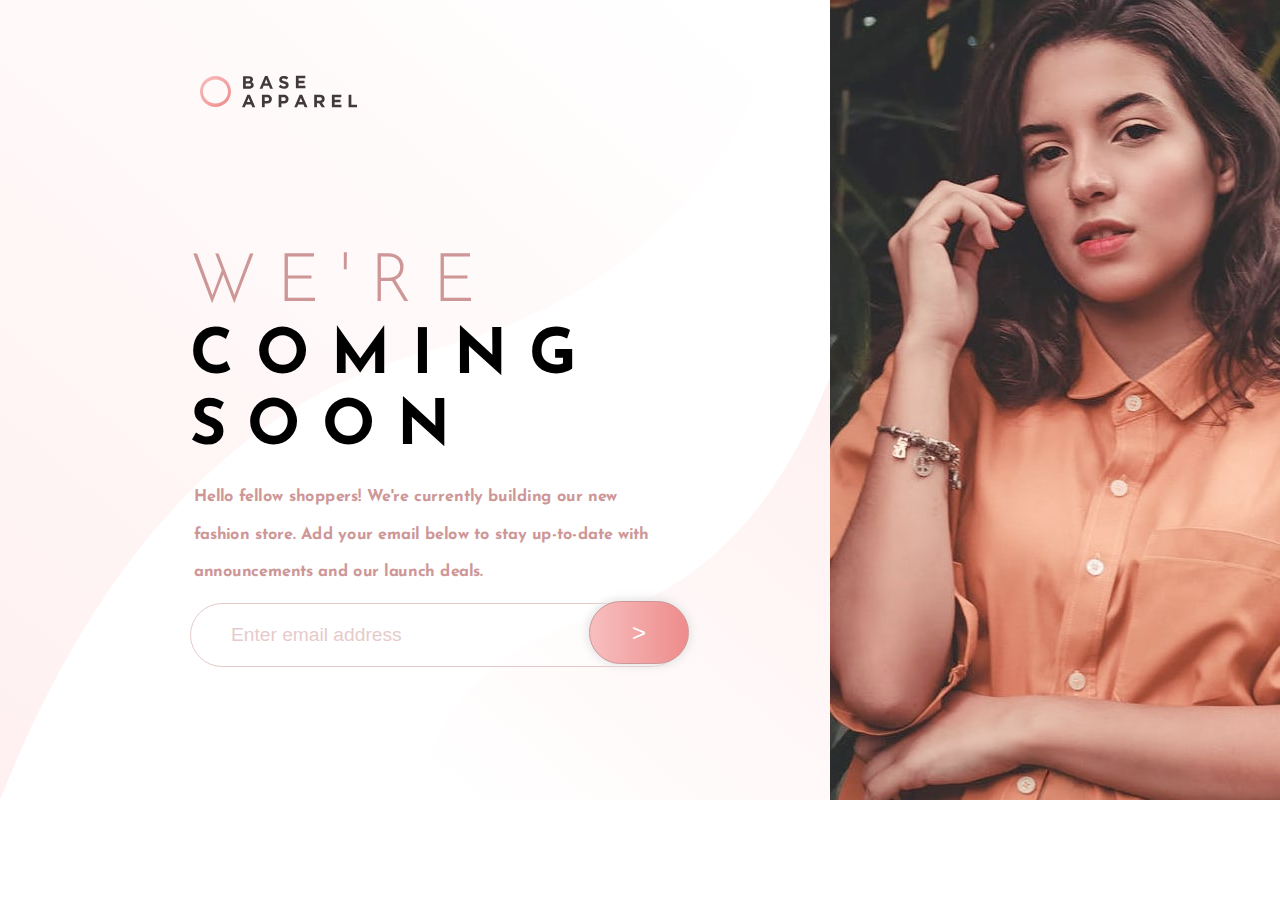
<file: Base apparel coming soon page/index.html>
<!DOCTYPE html>
<html lang="en">
  <head>
    <title>Base Apparel coming soon page</title>
    <link rel="stylesheet" href="./style.css" />
    <link rel="preconnect" href="https://fonts.googleapis.com" />
    <link rel="preconnect" href="https://fonts.gstatic.com" crossorigin />
    <link
      href="https://fonts.googleapis.com/css2?family=Josefin+Sans:wght@100&display=swap"
      rel="stylesheet"
    />
    <link rel="preconnect" href="https://fonts.googleapis.com" />
    <link rel="preconnect" href="https://fonts.gstatic.com" crossorigin />
    <link
      href="https://fonts.googleapis.com/css2?family=Josefin+Sans&display=swap"
      rel="stylesheet"
    />
  </head>
  <body class="main-div">
    <div class="text-div" alt=" ">
      <div class="top-div"></div>
      <div class="hero-content">
        <h1 class="hero-h1 h1">W E ' R E</h1>
        <h1 class="hero-h1 h2">C O M I N G</h1>
        <h1 class="hero-h1 h2">S O O N</h1>
        <h3 class="h3">
          Hello fellow shoppers! We're currently building our new
        </h3>
        <h3 class="h3">
          fashion store. Add your email below to stay up-to-date with
        </h3>
        <h3 class="h3">announcements and our launch deals.</h3>
        <div class="mail">
          <form id="form" action="#">
            <div class="inputBox">
              <input
                type="text"
                name=""
                id="email"
                placeholder="Enter email address"
                class="input-bar"
              ><img src="./base-apparel-coming-soon-master/base-apparel-coming-soon-master/images/icon-error.svg" id="error"/></input>
              <input
                type="submit"
                onclick="validation()"
                class="input-btn"
                id="foo"
                value=">"
              />
              <span id="text" class="span-msg"></span>
            </div>
          </form>
        </div>
      </div>
    </div>
    <div class="right-img">
      <img
        alt=" "
        src="./base-apparel-coming-soon-master/base-apparel-coming-soon-master/images/hero-desktop.jpg"
      />
    </div>
    <script type="text/javascript">
      function validation() {
        var form = document.getElementById('form');
        var email = document.getElementById('email').value;
        var text = document.getElementById('text');
        var submit = document.getElementById('foo');
        var warn = document.getElementById('error');
        var pattern = /^[^ ]+@[^ ]+\.[a-z]{2,3}$/;

        if (email.match(pattern)) {
          form.classList.add('Valid');
          form.classList.remove('Invalid');
          text.innerHTML = '';
          submit.style.cssText =
            'background-image: linear-gradient( hsl(0deg 56% 92%),  hsl(0, 56%, 92%)); border: 0px;   box-shadow:  1px 1px 5px rgba(190, 97, 97, 0.8), -1px -1px 5px rgba(255, 176, 176, 0.8);  ';
            warn.style.display = 'none';
            submit.style.cssText = 'position:relative; left:-100px;'
          } 
        else {
          form.classList.remove('Valid');
          form.classList.add('Invalid');
          text.innerHTML = 'Please provide a valid email';
          text.style.color = '#ff0000';
          submit.style.cssText =
            'background-image: linear-gradient( hsl(0deg 56% 92%),  hsl(0, 56%, 92%)); border: 0px;   box-shadow:  1px 1px 5px rgba(190, 97, 97, 0.8), -1px -1px 5px rgba(255, 176, 176, 0.8);  ';
          warn.style.display = 'inline';
          }
      }
    </script>
  </body>
</html>
</file>
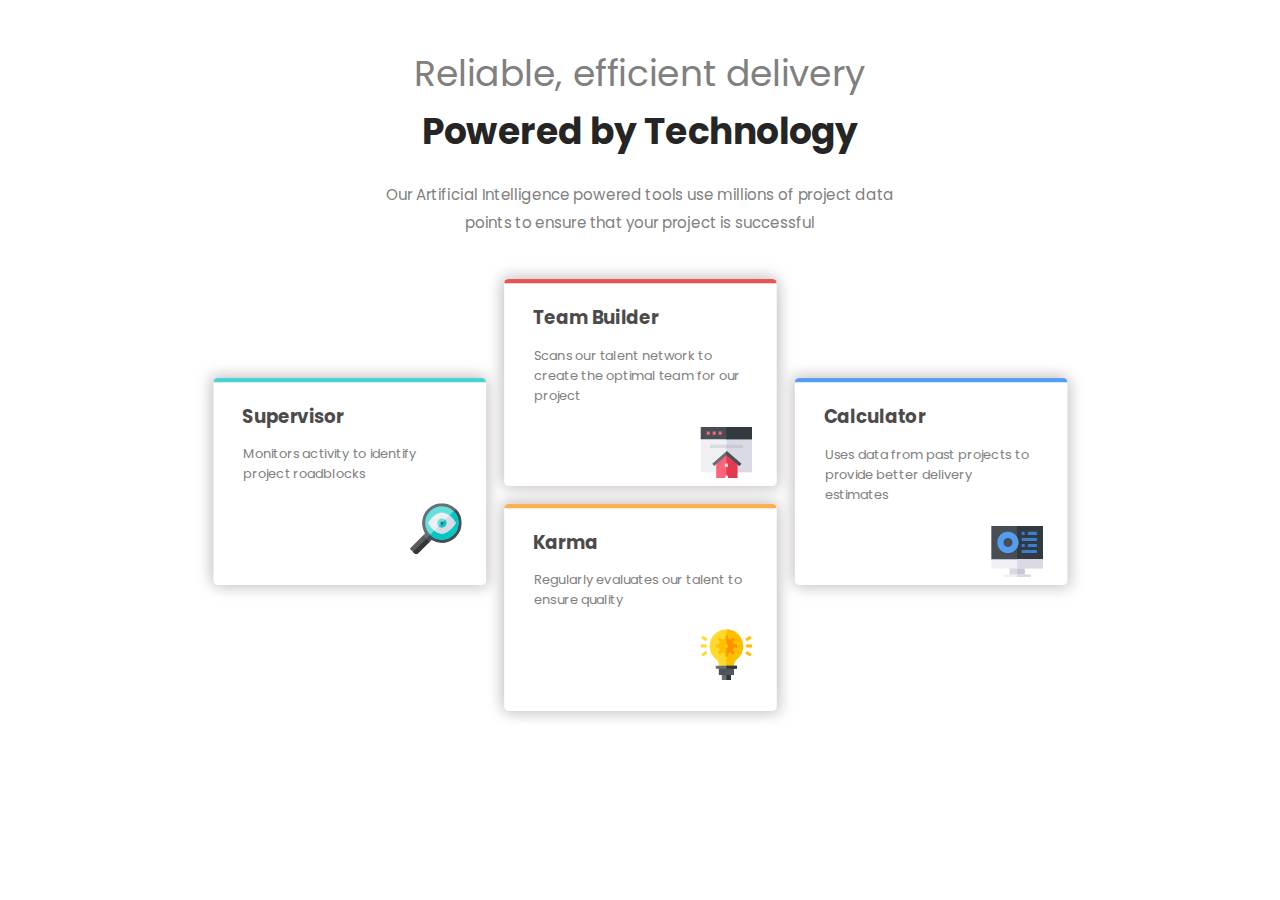
<file: four-card-feature-section/index.html>
<!DOCTYPE html>
<html lang="en">
  <head>
    <title>Four Card Featured Section</title>
    <link rel="stylesheet" href="./css folder/styles.css" />
    <link rel="preconnect" href="https://fonts.googleapis.com" />
    <link rel="preconnect" href="https://fonts.gstatic.com" crossorigin />
    <link
      href="https://fonts.googleapis.com/css2?family=Poppins:wght@200&display=swap"
      rel="stylesheet"
    />
  </head>
  <body>
    <div class="body-div">
      <p class="main-p">Reliable, efficient delivery</p>
      <h1 class="main-h">Powered by Technology</h1>
      <p class="secondary-p">
        Our Artificial Intelligence powered tools use millions of project data
      </p>
      <p class="secondary-p2">
        points to ensure that your project is successful
      </p>
      <div class="flexbox-container">
        <div class="flexbox-items item-1">
          <h2 class="heading-items">Supervisor</h2>
          <p class="p-items">
            Monitors activity to identify project roadblocks
          </p>
          <div class="img-items1"></div>
        </div>
        <div>
          <div class="flexbox-items item-2">
            <h2 class="heading-items">Team Builder</h2>
            <p class="p-items">
              Scans our talent network to create the optimal team for our
              project
            </p>
            <div class="img-items2"></div>
          </div>
          <div class="flexbox-items item-3">
            <h2 class="heading-items">Karma</h2>
            <p class="p-items">
              Regularly evaluates our talent to ensure quality
            </p>
            <div class="img-items3"></div>
          </div>
        </div>
        <div class="flexbox-items item-4">
          <h2 class="heading-items">Calculator</h2>
          <p class="p-items">
            Uses data from past projects to provide better delivery estimates
          </p>
          <div class="img-items4"></div>
        </div>
      </div>
    </div>
  </body>
</html>
</file>
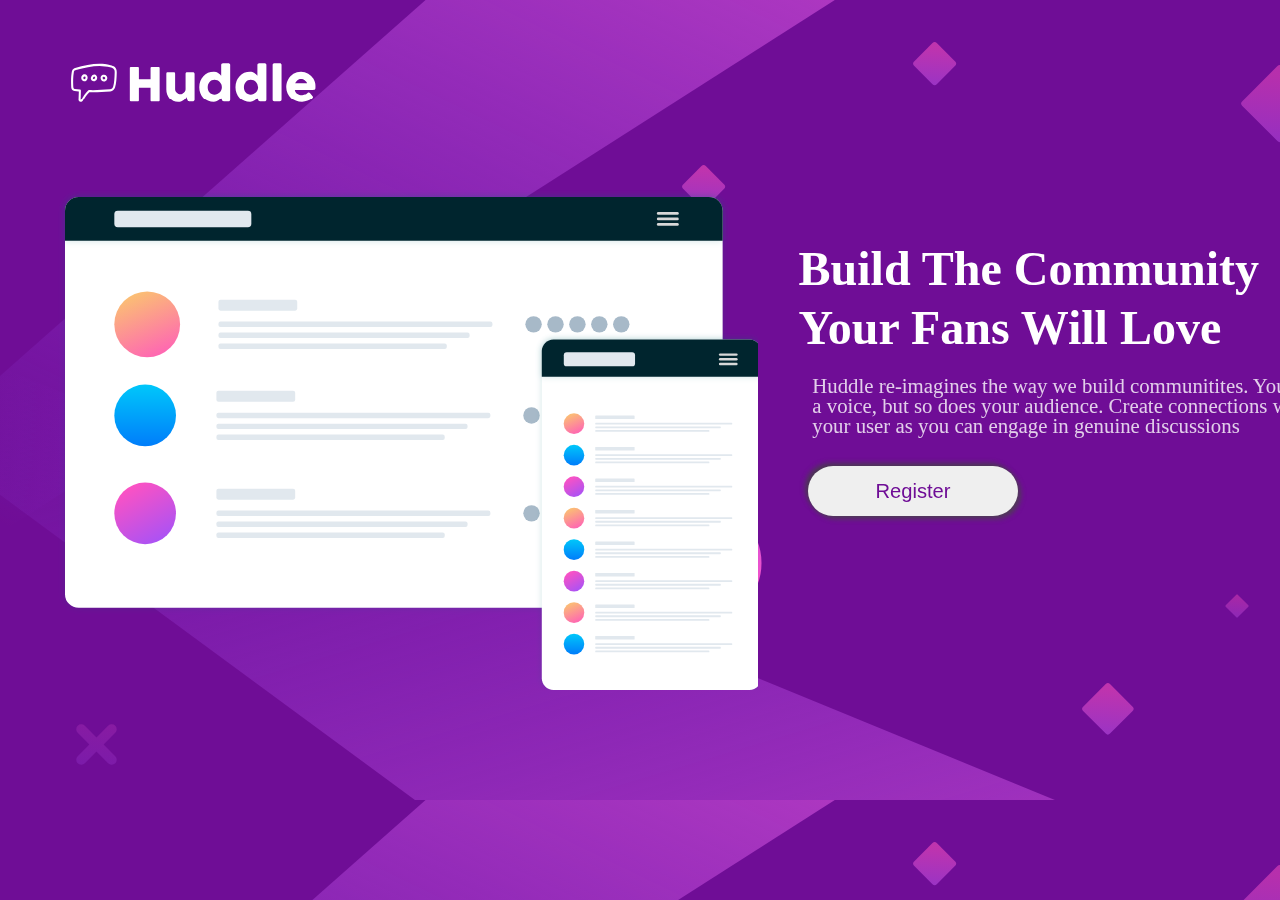
<file: huddle/index.html>
<!DOCTYPE html>
<html lang="en">
  <head>
    <title>Huddle</title>
    <link rel="stylesheet" href="./style.css" />
    <link
      rel="stylesheet"
      href="https://cdnjs.cloudflare.com/ajax/libs/font-awesome/4.7.0/css/font-awesome.min.css"
    />
  </head>
  <body class="body">
    <div class="img-div-huddle"></div>
    <div class="main-div">
      <div class="img-div"></div>
      <div class="second-div">
        <h1 class="heading">Build The Community</h1>
        <h1 class="heading">Your Fans Will Love</h1>
        <p class="p1">
          Huddle re-imagines the way we build communitites. You have
        </p>
        <p class="p1">
          a voice, but so does your audience. Create connections with
        </p>
        <p class="p1">your user as you can engage in genuine discussions</p>
        <button class="btn"><p class="p2">Register</p></button>
        <a href="#" class="fa fa-facebook"></a>
        <a href="#" class="fa fa-twitter"></a>
        <a href="#" class="fa fa-instagram"></a>
      </div>

    </div>
  </body>
</html>
</file>
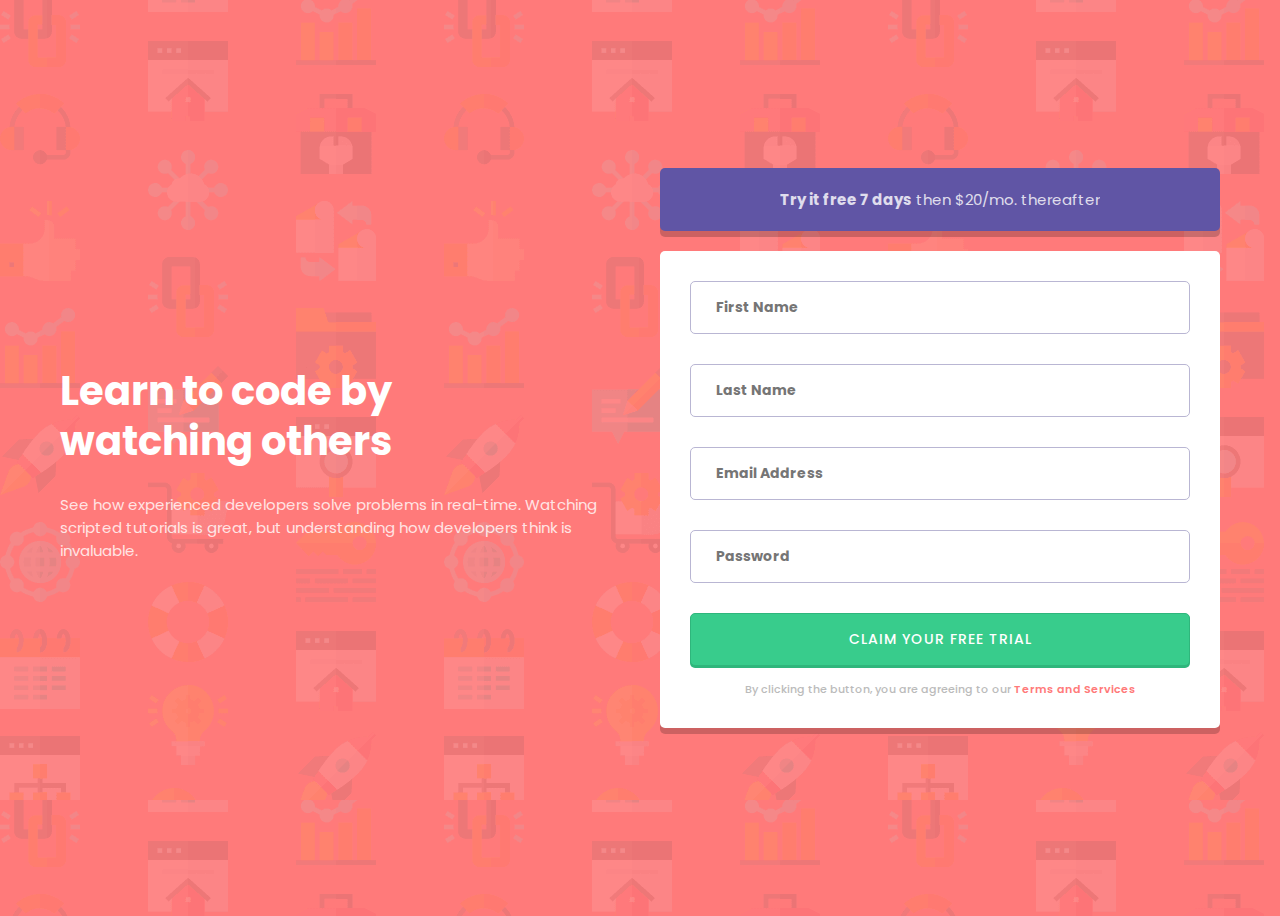
<file: Intro Component/index.html>
<!DOCTYPE html>
<html lang="en">
  <head>
    <meta charset="UTF-8" />
    <meta name="viewport" content="width=device-width, initial-scale=1.0" />

    <link
      rel="icon"
      type="image/png"
      sizes="32x32"
      href="./images/favicon-32x32.png"
    />

    <title>Frontend Mentor | Intro component with sign up form</title>

    <link rel="stylesheet" href="styles.css" />
  </head>
  <body>
    <div class="container">
      <div>
        <h1>
          Learn to code by
          <br />
          watching others
        </h1>
        <p>
          See how experienced developers solve problems in real-time. Watching
          scripted tutorials is great, but understanding how developers think is
          invaluable.
        </p>
      </div>
      <div>
        <div class="box box-blue">
          <p>
            <strong>Try it free 7 days</strong>
            then $20/mo. thereafter
          </p>
        </div>

        <form class="box" id="form">
          <div class="form-control">
            <input type="text" id="firstname" placeholder="First Name" />
            <img
              src="./intro-component-with-signup-form-master/intro-component-with-signup-form-master/images/icon-error.svg"
              alt="error-icon"
            />
            <small></small>
          </div>
          <div class="form-control">
            <input type="text" id="lastname" placeholder="Last Name" />
            <img
              src="./intro-component-with-signup-form-master/intro-component-with-signup-form-master/images/icon-error.svg"
              alt="error-icon"
            />
            <small></small>
          </div>
          <div class="form-control">
            <input type="email" id="email" placeholder="Email Address" />
            <img
              src="./intro-component-with-signup-form-master/intro-component-with-signup-form-master/images/icon-error.svg"
              alt="error-icon"
            />
            <small></small>
          </div>
          <div class="form-control">
            <input type="password" id="password" placeholder="Password" />
            <img
              src="./intro-component-with-signup-form-master/intro-component-with-signup-form-master/images/icon-error.svg"
              alt="error-icon"
            />
            <small></small>
          </div>

          <button>Claim your free trial</button>
          <small>
            By clicking the button, you are agreeing to our
            <a href="#">Terms and Services</a>
          </small>
        </form>
      </div>
    </div>

    <script src="./script.js"></script>
  </body>
</html>
</file>
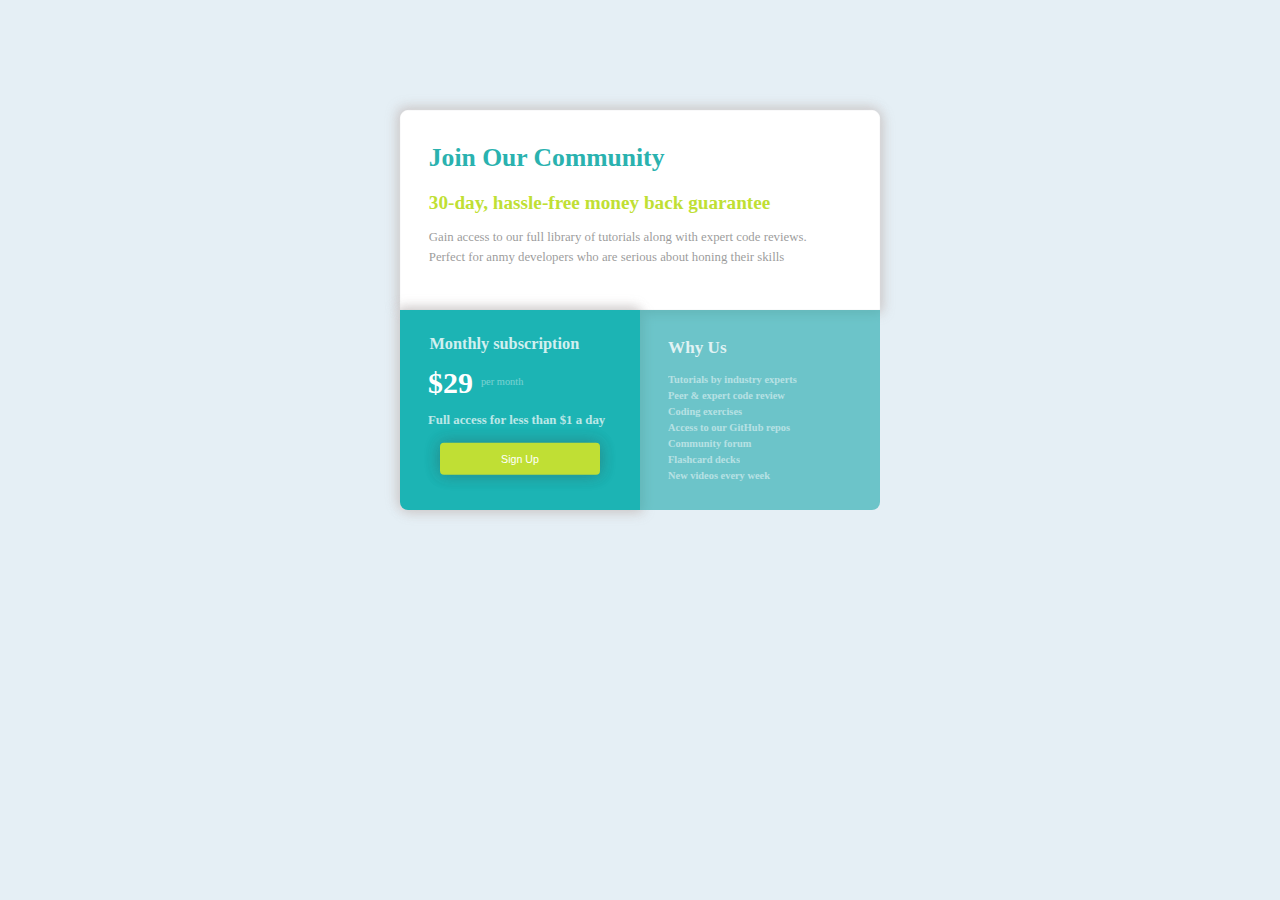
<file: single-price-grid-component-master/index.html>
<!DOCTYPE html>
<html>
  <head>
    <link rel="stylesheet" href="style.css" />
    <link rel="stylesheet" href="cssfolder/griditem-1.css" />
    <link rel="stylesheet" href="cssfolder/griditem-2.css" />
    <link rel="stylesheet" href="cssfolder/griditem-3.css" />
    <link rel="preconnect" href="https://fonts.googleapis.com">
    <link rel="preconnect" href="https://fonts.googleapis.com">
    <link rel="preconnect" href="https://fonts.gstatic.com" crossorigin>
    <link href="https://fonts.googleapis.com/css2?family=Karla:wght@200&display=swap" rel="stylesheet">
    <title>Single Price Grid</title>
  </head>
  <body class="body">
    <div class="grid-container">
      <div class="grid-item grid-item-1">
          <h1 class="heading-item1">Join Our Community</h1>
          <h2 class="heading-item2">30-day, hassle-free money back guarantee</h2>
          <p class="heading-item3">
            Gain access to our full library of tutorials along with expert code 
            reviews. 
          </p>
          <p class="heading-item3-p2">
            Perfect for anmy developers who are serious about honing 
            their skills
          </p>
      </div>
      <div class="grid-item grid-item-2">
          <h6 class="monthly-subscription">Monthly subscription</h6>
          <div class="grid-item2 divtag">
            <div class="grid-item2 "><h3 class="heading">$29</h3><p class="regular-text">per month</p></div>
          </div>
          <h6 class="grid-item-2-heading5">Full access for less than $1 a day</h6>
          <button class="signup-button">Sign Up</button>
      </div>
      <div class="grid-item grid-item-3">
        <h6 class="grid-item-3-heading">Why Us</h6>
        <h6 class="grid-item-3-p">Tutorials by industry experts</h6>
        <h6 class="grid-item-3-p">Peer & expert code review</h6>
        <h6 class="grid-item-3-p">Coding exercises </h6>
        <h6 class="grid-item-3-p">Access to our GitHub repos </h6>
        <h6 class="grid-item-3-p">Community forum </h6>
        <h6 class="grid-item-3-p">Flashcard decks </h6>
        <h6 class="grid-item-3-p">New videos every week</h6>
      </div>
  </body>
</html>
</file>
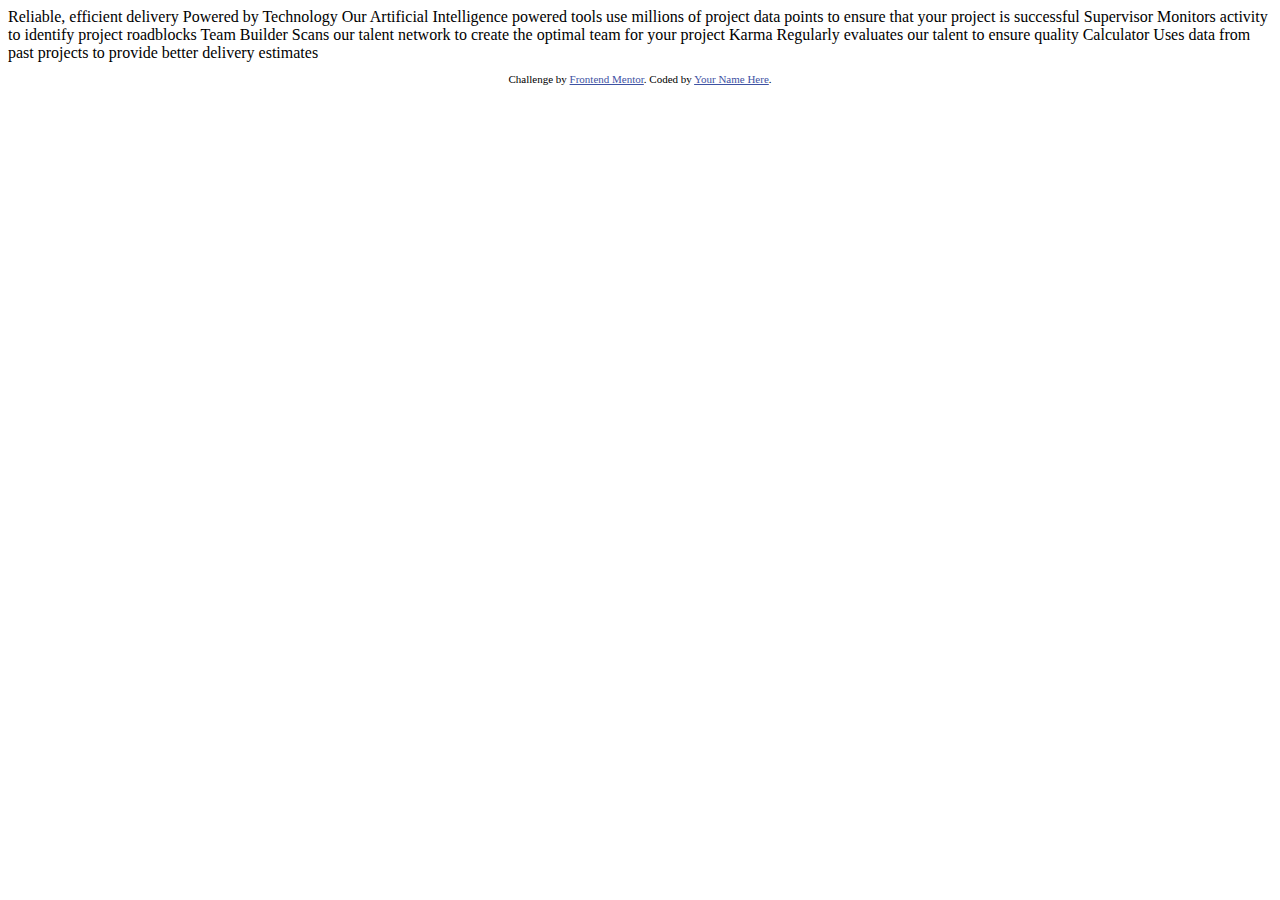
<file: four-card-feature-section/four-card-feature-section-master/index.html>
<!DOCTYPE html>
<html lang="en">
<head>
  <meta charset="UTF-8">
  <meta name="viewport" content="width=device-width, initial-scale=1.0"> <!-- displays site properly based on user's device -->

  <link rel="icon" type="image/png" sizes="32x32" href="./images/favicon-32x32.png">
  
  <title>Frontend Mentor | Four card feature section</title>

  <!-- Feel free to remove these styles or customise in your own stylesheet 👍 -->
  <style>
    .attribution { font-size: 11px; text-align: center; }
    .attribution a { color: hsl(228, 45%, 44%); }
  </style>
</head>
<body>
  
  Reliable, efficient delivery
  Powered by Technology

  Our Artificial Intelligence powered tools use millions of project data points 
  to ensure that your project is successful

  Supervisor
  Monitors activity to identify project roadblocks

  Team Builder
  Scans our talent network to create the optimal team for your project

  Karma
  Regularly evaluates our talent to ensure quality

  Calculator
  Uses data from past projects to provide better delivery estimates

  
  <footer>
    <p class="attribution">
      Challenge by <a href="https://www.frontendmentor.io?ref=challenge" target="_blank">Frontend Mentor</a>. 
      Coded by <a href="#">Your Name Here</a>.
    </p>
  </footer>
</body>
</html>
</file>
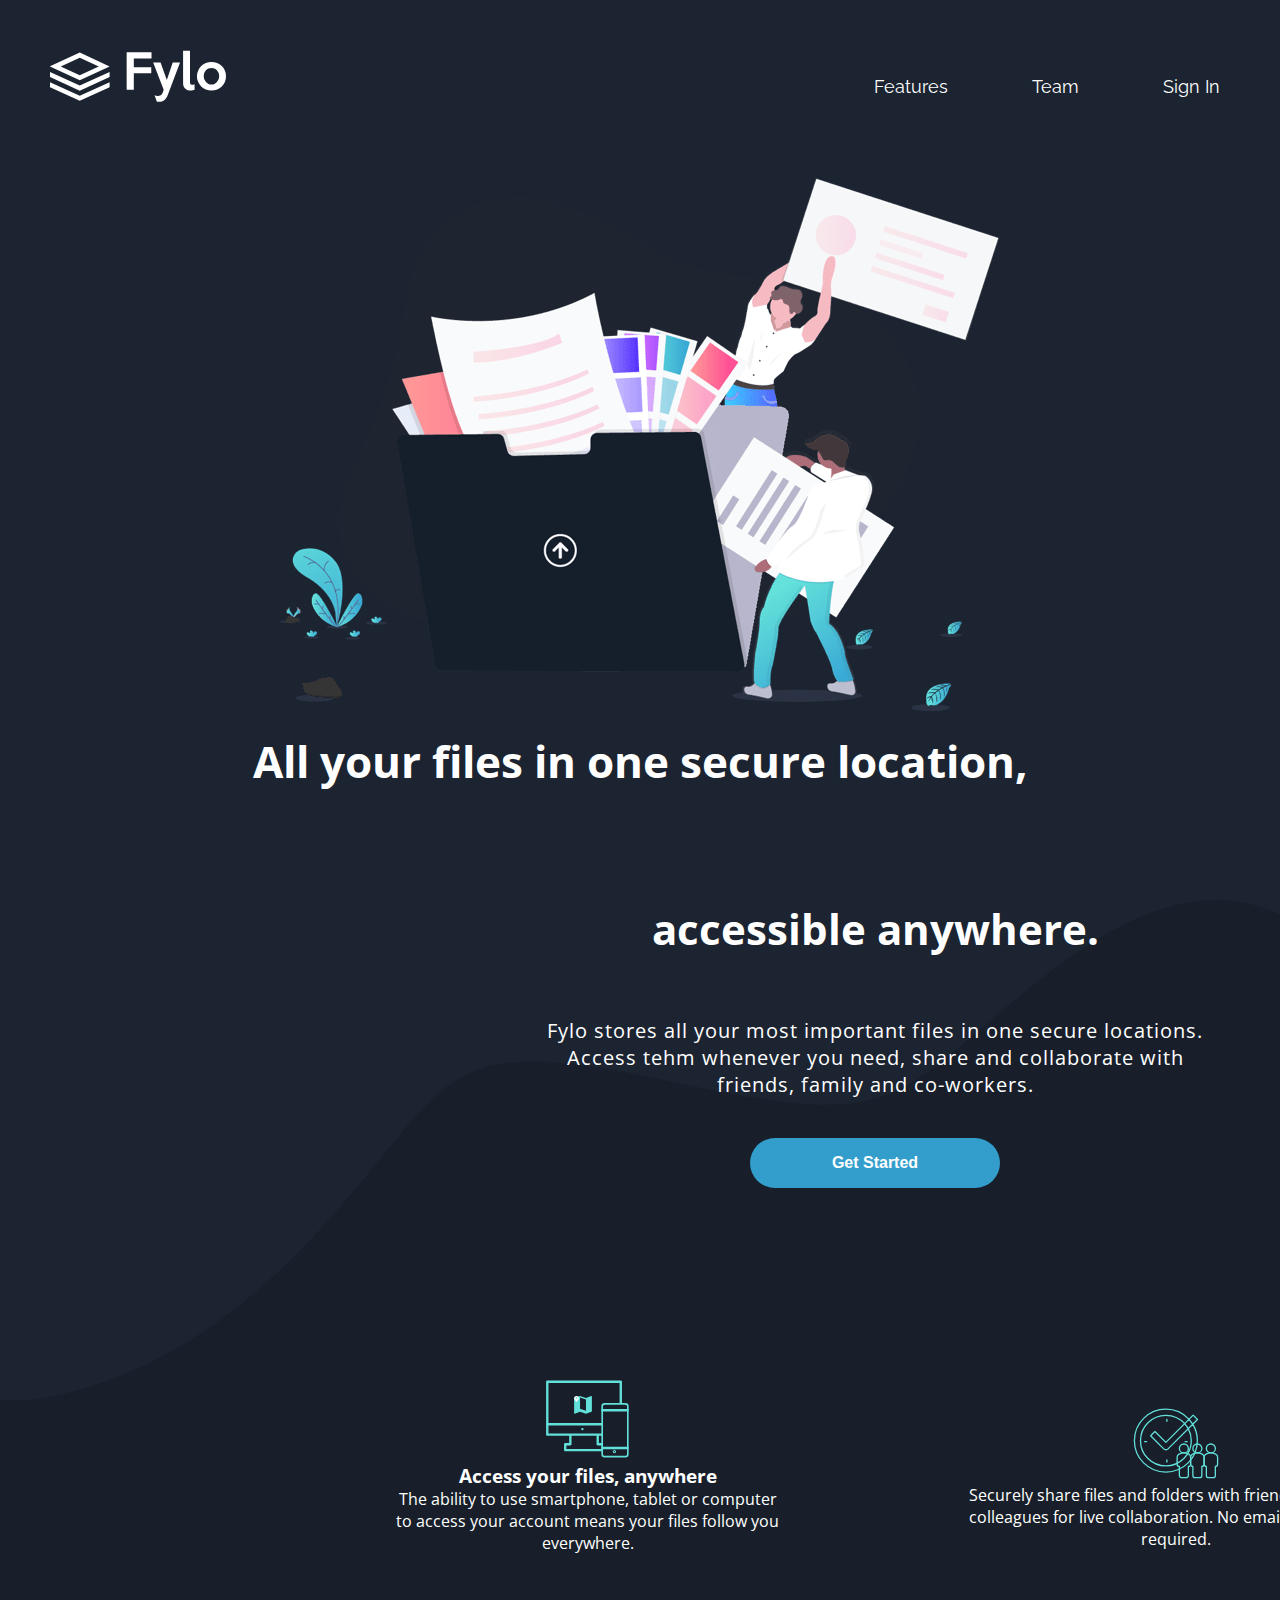
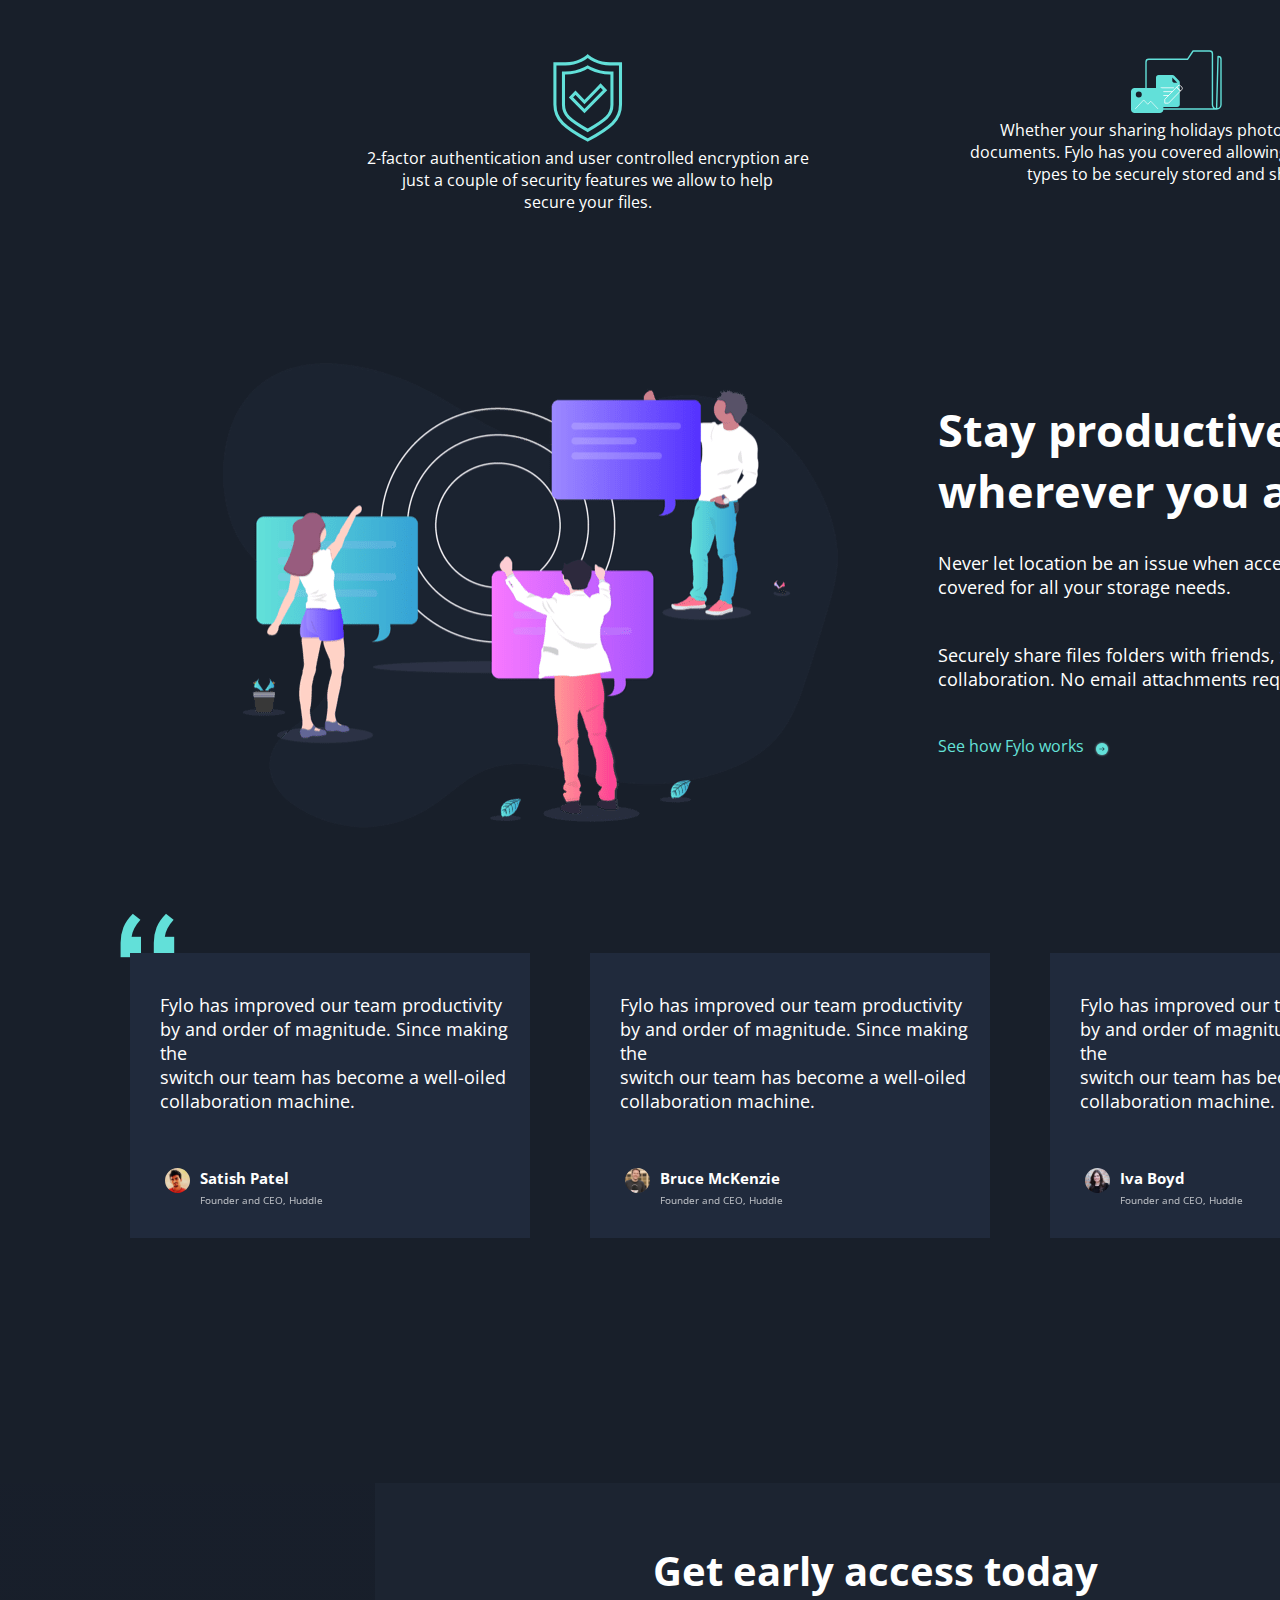
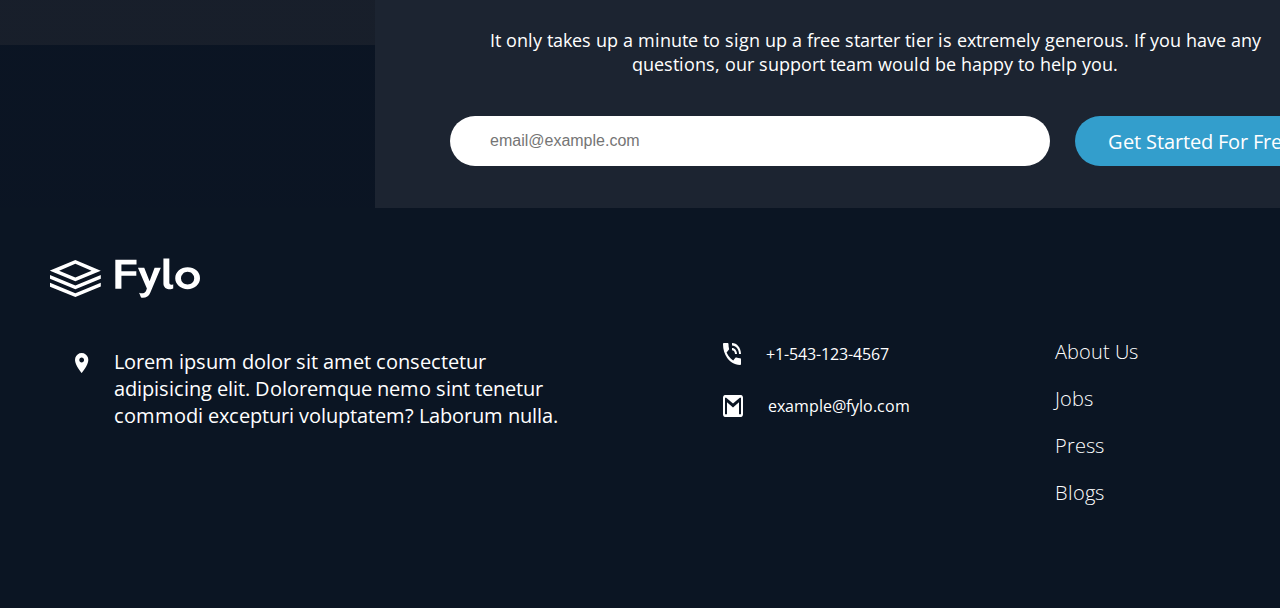
<file: fylo-dark-theme-landing-page-master/fylo-dark-theme-landing-page-master/index.html>
<!DOCTYPE html>
<html lang="en">
  <head>
    <meta charset="UTF-8" />
    <meta name="viewport" content="width=device-width, initial-scale=1.0" />
    <!-- displays site properly based on user's device -->

    <link
      rel="icon"
      type="image/png"
      sizes="32x32"
      href="./images/favicon-32x32.png"
    />

    <link
      rel="stylesheet"
      href="https://cdnjs.cloudflare.com/ajax/libs/font-awesome/4.7.0/css/font-awesome.min.css"
    />

    <link rel="preconnect" href="https://fonts.googleapis.com" />
    <link rel="preconnect" href="https://fonts.gstatic.com" crossorigin />
    <link
      href="https://fonts.googleapis.com/css2?family=Raleway&display=swap"
      rel="stylesheet"
    />

    <link rel="preconnect" href="https://fonts.googleapis.com" />
    <link rel="preconnect" href="https://fonts.gstatic.com" crossorigin />
    <link
      href="https://fonts.googleapis.com/css2?family=Open+Sans&display=swap"
      rel="stylesheet"
    />

    <title>
      Frontend Mentor | Fylo landing page with dark theme and features grid
    </title>

    <link href="./style.css" rel="stylesheet" />

    <script type="text/javascript" src="./script.js"></script>
  </head>

  <body>
    <div class="main-container">
      <nav class="navbar">
        <div class="icon-logo">
          <img src="./images/logo.svg" alt="" />
        </div>
        <div class="nav-items">
          <ul>
            <li>Features</li>
            <li>Team</li>
            <li>Sign In</li>
          </ul>
        </div>
      </nav>
      <div class="center-img">
        <img src="./images/illustration-intro.png" />
      </div>
      <div class="first-h1">
        <h1>All your files in one secure location,</h1>
      </div>
    </div>
    <div class="center-bg-img">
      <h1>accessible anywhere.</h1>
      <p>Fylo stores all your most important files in one secure locations.</p>
      <p>Access tehm whenever you need, share and collaborate with</p>
      <p>friends, family and co-workers.</p>
      <button class="btn-1">Get Started</button>
    </div>
    <div class="features">
      <div>
        <div>
          <img src="./images/icon-access-anywhere.svg" />
          <h3>Access your files, anywhere</h3>
          <p>The ability to use smartphone, tablet or computer</p>
          <p>to access your account means your files follow you</p>
          <p>everywhere.</p>
        </div>
        <div>
          <img src="./images/icon-security.svg" />
          <p>2-factor authentication and user controlled encryption are</p>
          <p>just a couple of security features we allow to help</p>
          <p>secure your files.</p>
        </div>
      </div>
      <div>
        <div>
          <img src="./images/icon-collaboration.svg" />
          <p>Securely share files and folders with friends, family and</p>
          <p>colleagues for live collaboration. No email attachments</p>
          <p>required.</p>
        </div>
        <div>
          <img src="./images/icon-any-file.svg" />
          <p>Whether your sharing holidays photos or wrok</p>
          <p>documents. Fylo has you covered allowing fior your file</p>
          <p>types to be securely stored and shared.</p>
        </div>
      </div>
    </div>
    <div class="herosection">
      <div>
        <img src="./images/illustration-stay-productive.png" alt="" />
      </div>
      <div>
        <h1>Stay productive,</h1>
        <h1>wherever you are</h1>
        <div>
          <p>
            Never let location be an issue when accessing your files. Fylo has
            you
          </p>
          <p>covered for all your storage needs.</p>
          <br />
          <br />
          <p>
            Securely share files folders with friends, family and colleagues for
            live
          </p>
          <p>collaboration. No email attachments required.</p>
          <br />
          <br />
          <div>
            <a
              >See how Fylo works<img src="./images/icon-arrow.svg" alt=""
            /></a>
            <hr />
          </div>
        </div>
      </div>
    </div>
    <div class="hero2">
      <img src="./images/bg-quotes.png" alt="" />
      <div class="comments">
        <div>
          <div>
            Fylo has improved our team productivity <br />by and order of
            magnitude. Since making the <br />switch our team has become a
            well-oiled <br />
            collaboration machine.
          </div>
          <div class="profile">
            <img src="./images/profile-1.jpg" alt="" />
            <div>
              <h5>Satish Patel</h5>
              <p>Founder and CEO, Huddle</p>
            </div>
          </div>
        </div>
        <div>
          <div>
            Fylo has improved our team productivity <br />by and order of
            magnitude. Since making the <br />switch our team has become a
            well-oiled <br />
            collaboration machine.
          </div>
          <div class="profile">
            <img src="./images/profile-2.jpg" alt="" />
            <div>
              <h5>Bruce McKenzie</h5>
              <p>Founder and CEO, Huddle</p>
            </div>
          </div>
        </div>
        <div>
          <div>
            Fylo has improved our team productivity <br />by and order of
            magnitude. Since making the <br />switch our team has become a
            well-oiled <br />
            collaboration machine.
          </div>
          <div class="profile">
            <img src="./images/profile-3.jpg" alt="" />
            <div>
              <h5>Iva Boyd</h5>
              <p>Founder and CEO, Huddle</p>
            </div>
          </div>
        </div>
      </div>
    </div>
    <div class="hero3">
      <div>
        <h1>Get early access today</h1>
        <p>
          It only takes up a minute to sign up a free starter tier is extremely
          generous. If you have any <br />questions, our support team would be
          happy to help you.
        </p>
        <div class="email">
          <form id="form">
            <input
              type="text"
              name=""
              id="email"
              placeholder="email@example.com"
            />

            <div onclick="validation()" id="submit">Get Started For Free</div>
            <span id="text"></span>
          </form>
        </div>
      </div>
    </div>
    <div class="footer">
      <div class="first-div">
        <img class="logo" src="./images/logo.svg" alt="" />
        <div class="a">
          <img src="./images/icon-location.svg" />
          <p>
            Lorem ipsum dolor sit amet consectetur <br />adipisicing elit.
            Doloremque nemo sint tenetur <br />commodi excepturi voluptatem?
            Laborum nulla.
          </p>
        </div>
      </div>
      <div class="b">
        <div>
          <div>
            <img src="./images/icon-phone.svg" alt="" />
            <p>+1-543-123-4567</p>
          </div>
          <div>
            <img src="./images/icon-email.svg" alt="" />
            <p>example@fylo.com</p>
          </div>
        </div>
        <div class="c">
          <h3>About Us</h3>
          <h3>Jobs</h3>
          <h3>Press</h3>
          <h3>Blogs</h3>
        </div>
        <div class="c">
          <h3>Contact Us</h3>
          <h3>Terms</h3>
          <h3>Privacy</h3>
        </div>
      </div>
      <div class="social-icons">
        <div>
          <p href="#" class="fa fa-facebook"></p>
        </div>
        <div>
          <p href="#" class="fa fa-instagram"></p>
        </div>
        <div>
          <p href="#" class="fa fa-twitter"></p>
        </div>
      </div>
    </div>
  </body>
</html>
</file>
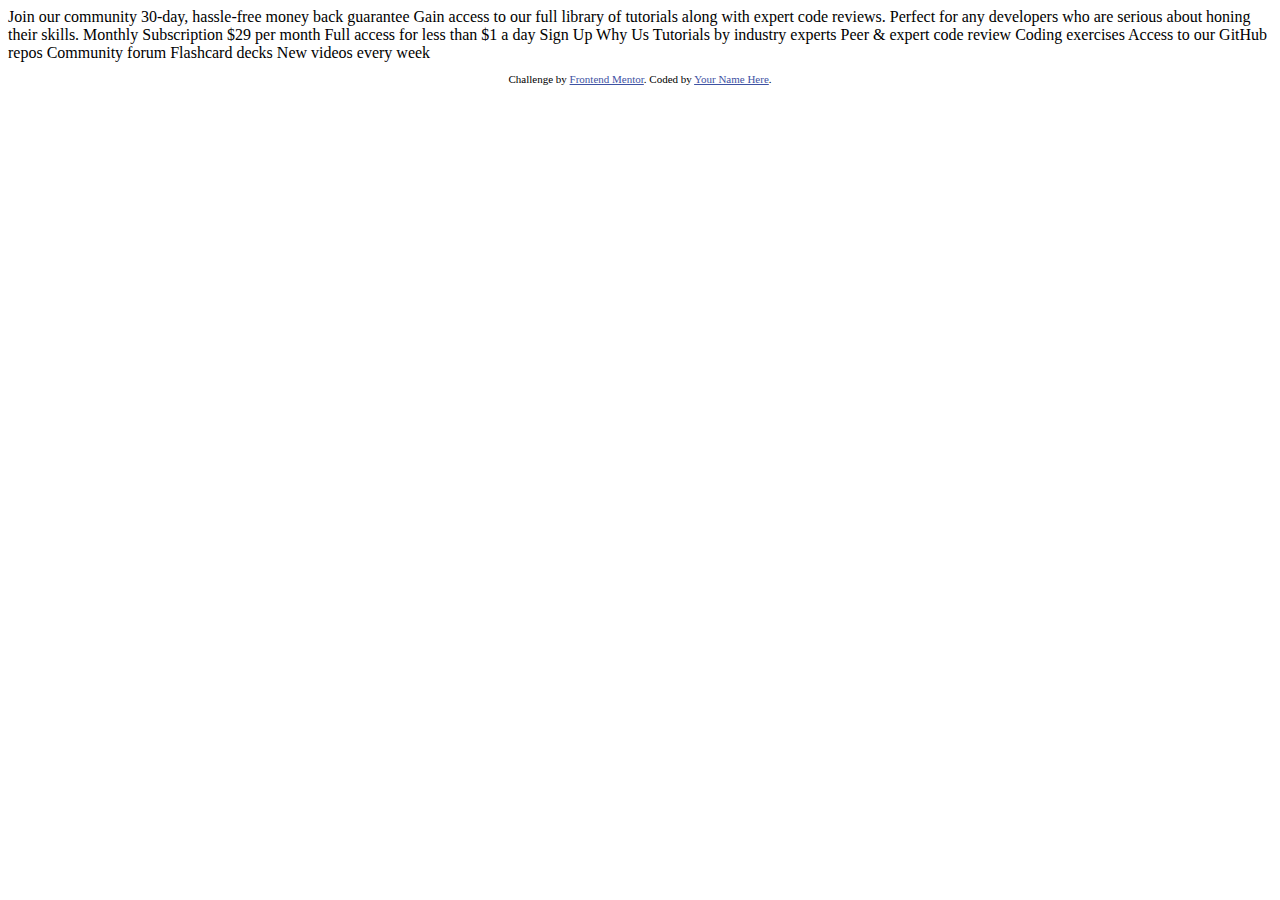
<file: single-price-grid-component-master/single-price-grid-component-master/index.html>
<!DOCTYPE html>
<html lang="en">
<head>
  <meta charset="UTF-8">
  <meta name="viewport" content="width=device-width, initial-scale=1.0"> <!-- displays site properly based on user's device -->

  <link rel="icon" type="image/png" sizes="32x32" href="./images/favicon-32x32.png">
  
  <title>Frontend Mentor | Single Price Grid Component</title>

  <!-- Feel free to remove these styles or customise in your own stylesheet 👍 -->
  <style>
    .attribution { font-size: 11px; text-align: center; }
    .attribution a { color: hsl(228, 45%, 44%); }
  </style>
</head>
<body>
  Join our community

  30-day, hassle-free money back guarantee

  Gain access to our full library of tutorials along with expert code reviews. 
  Perfect for any developers who are serious about honing their skills.

  Monthly Subscription

  &dollar;29 per month

  Full access for less than &dollar;1 a day

  Sign Up

  Why Us

  Tutorials by industry experts
  Peer &amp; expert code review
  Coding exercises
  Access to our GitHub repos
  Community forum
  Flashcard decks
  New videos every week
  
  <footer>
    <p class="attribution">
      Challenge by <a href="https://www.frontendmentor.io?ref=challenge" target="_blank">Frontend Mentor</a>. 
      Coded by <a href="#">Your Name Here</a>.
    </p>
  </footer>
</body>
</html>
</file>
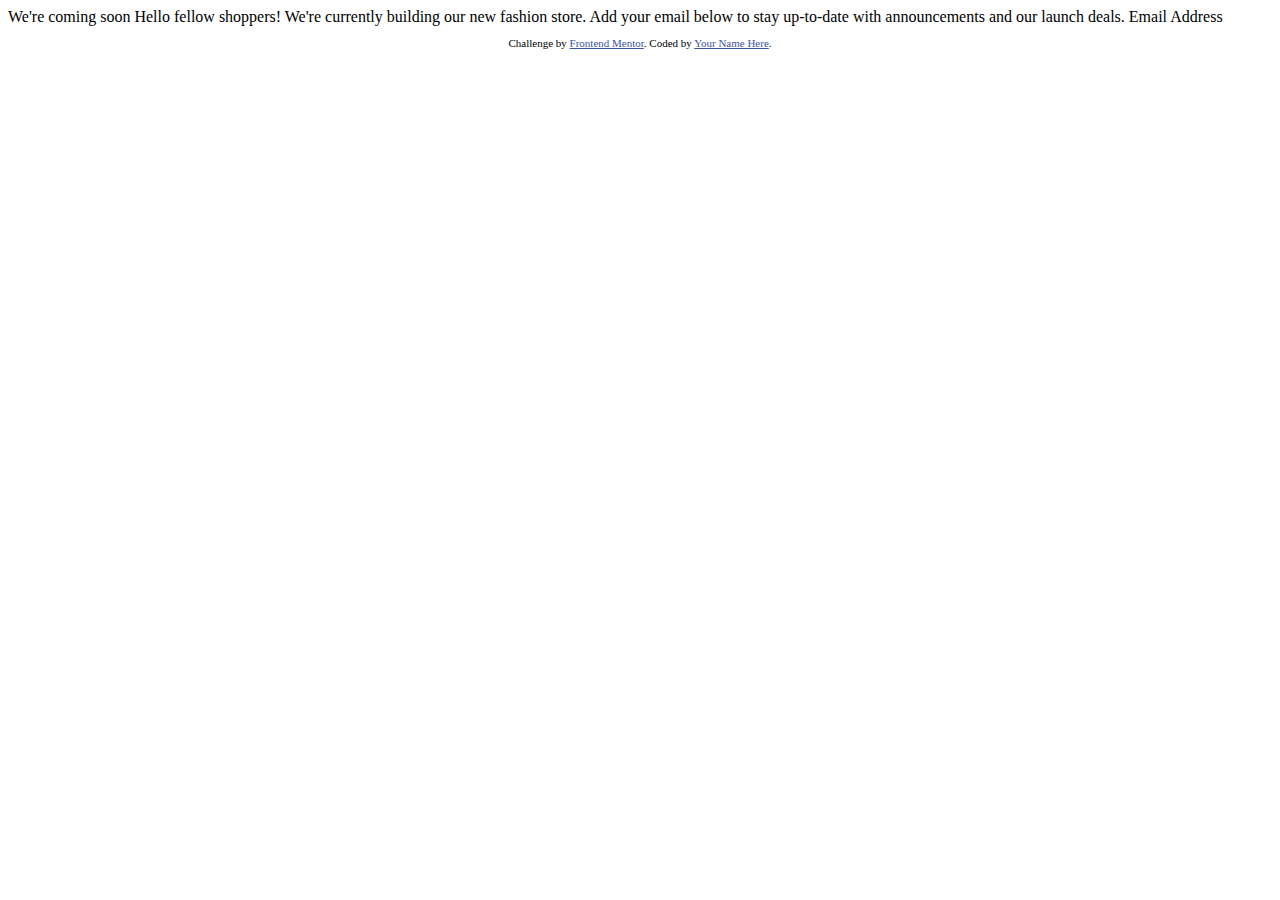
<file: Base apparel coming soon page/base-apparel-coming-soon-master/base-apparel-coming-soon-master/index.html>
<!DOCTYPE html>
<html lang="en">
<head>
  <meta charset="UTF-8">
  <meta name="viewport" content="width=device-width, initial-scale=1.0"> <!-- displays site properly based on user's device -->

  <link rel="icon" type="image/png" sizes="32x32" href="./images/favicon-32x32.png">
  
  <title>Frontend Mentor | Base Apparel coming soon page</title>

  <!-- Feel free to remove these styles or customise in your own stylesheet 👍 -->
  <style>
    .attribution { font-size: 11px; text-align: center; }
    .attribution a { color: hsl(228, 45%, 44%); }
  </style>
</head>
<body>

  We're coming soon

  Hello fellow shoppers! We're currently building our new fashion store. 
  Add your email below to stay up-to-date with announcements and our launch deals.

  Email Address
  
  <footer>
    <p class="attribution">
      Challenge by <a href="https://www.frontendmentor.io?ref=challenge" target="_blank">Frontend Mentor</a>. 
      Coded by <a href="#">Your Name Here</a>.
    </p>
  </footer>
</body>
</html>
</file>
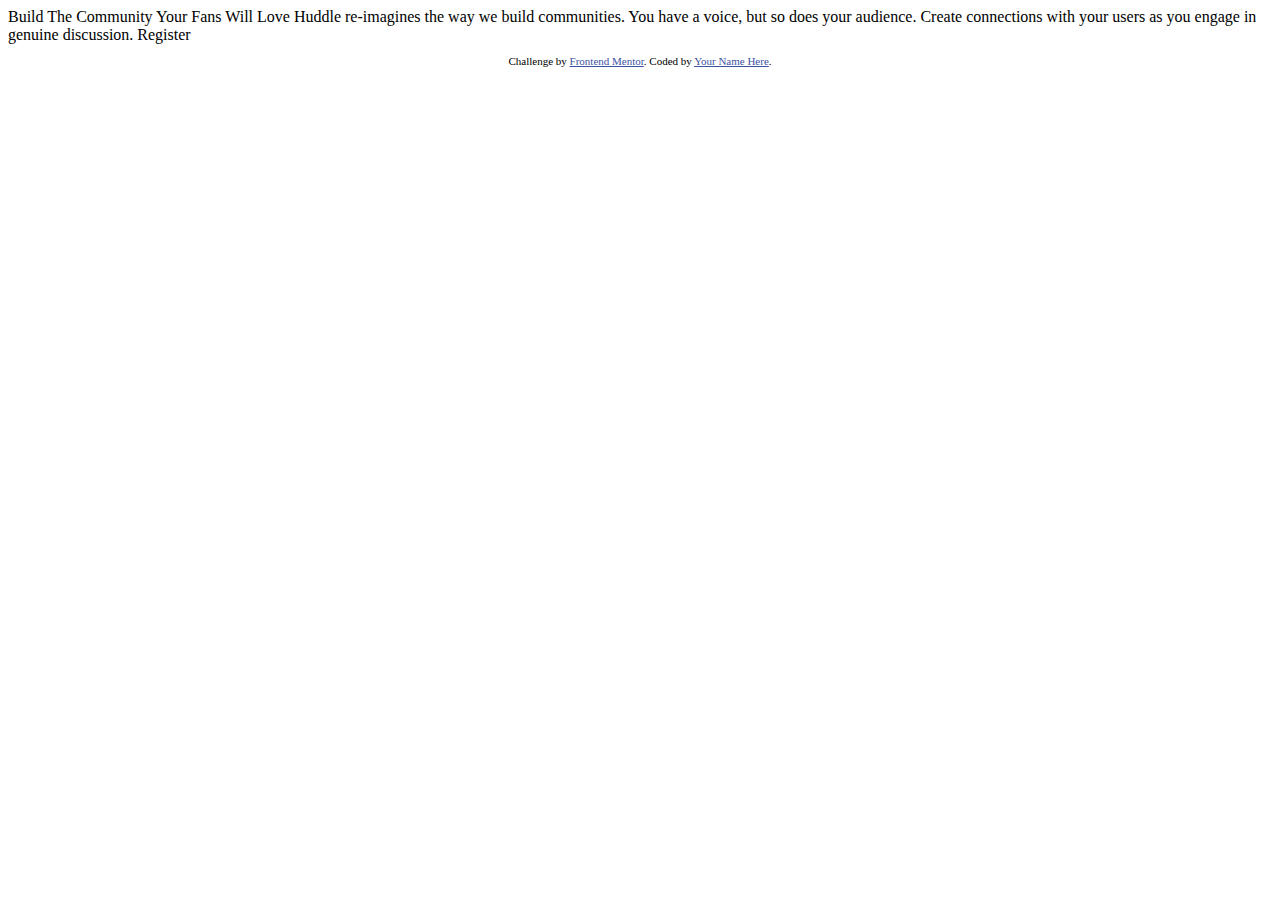
<file: huddle/huddle-folder/huddle-landing-page-with-single-introductory-section-master/index.html>
<!DOCTYPE html>
<html lang="en">
<head>
  <meta charset="UTF-8">
  <meta name="viewport" content="width=device-width, initial-scale=1.0"> <!-- displays site properly based on user's device -->

  <link rel="icon" type="image/png" sizes="32x32" href="./images/favicon-32x32.png">
  
  <title>Frontend Mentor | Huddle landing page with single introductory section</title>

  <!-- Feel free to remove these styles or customise in your own stylesheet 👍 -->
  <style>
    .attribution { font-size: 11px; text-align: center; }
    .attribution a { color: hsl(228, 45%, 44%); }
  </style>
</head>
<body>

  Build The Community Your Fans Will Love

  Huddle re-imagines the way we build communities. You have a voice, but so does your audience. 
  Create connections with your users as you engage in genuine discussion. 

  Register

  <footer>
    <p class="attribution">
      Challenge by <a href="https://www.frontendmentor.io?ref=challenge" target="_blank">Frontend Mentor</a>. 
      Coded by <a href="#">Your Name Here</a>.
    </p>
  </footer>
</body>
</html>
</file>
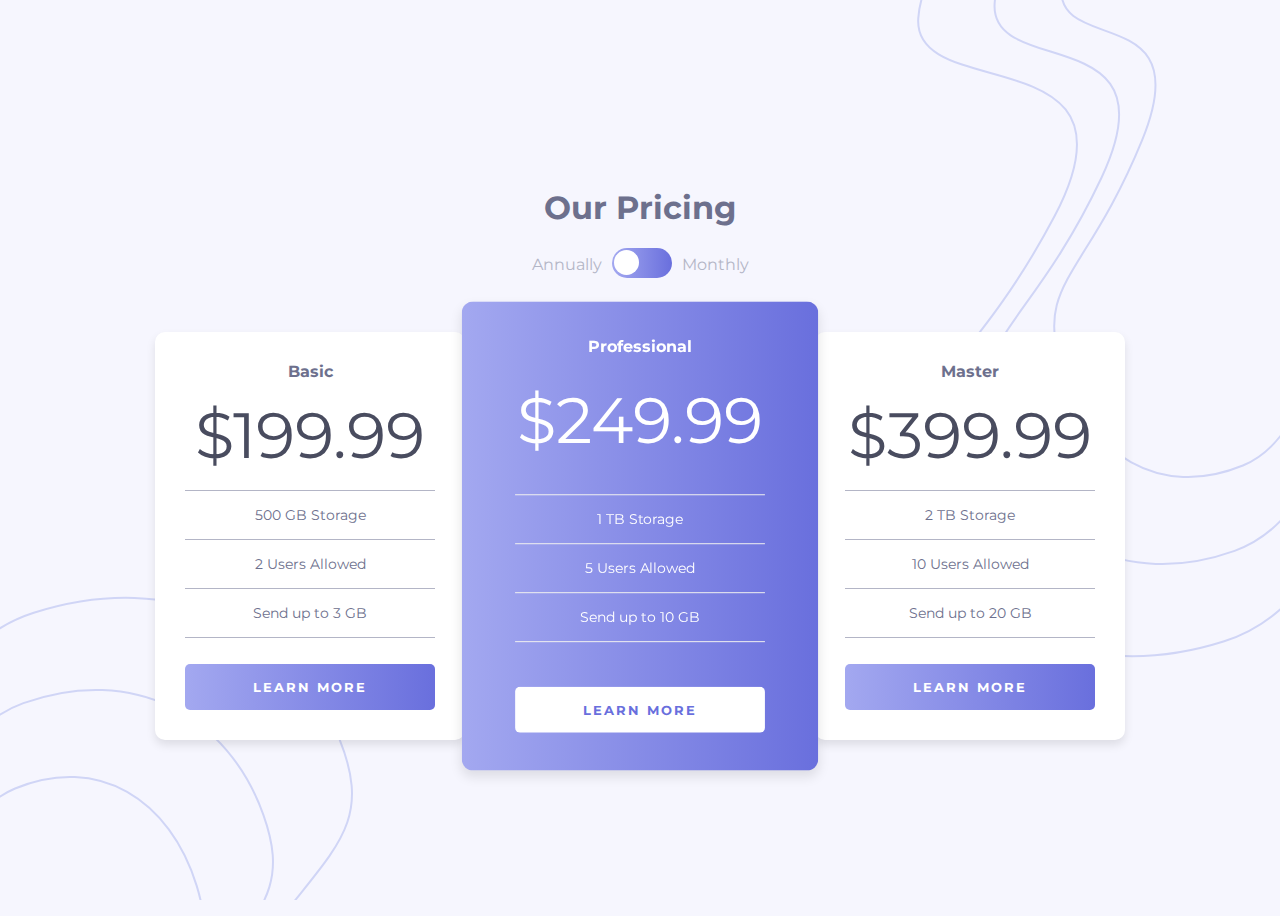
<file: pricing component/pricing-component-with-toggle-master/pricing-component-with-toggle-master/index.html>
<!DOCTYPE html>
<html lang="en">
	<head>
		<meta charset="UTF-8" />
		<meta name="viewport" content="width=device-width, initial-scale=1.0" />
		<!-- displays site properly based on user's device -->

		<link
			rel="icon"
			type="image/png"
			sizes="32x32"
			href="./images/favicon-32x32.png"
		/>

		<title>Frontend Mentor | Prices Component</title>

		<link rel="stylesheet" href="style.css" />
		<script src="script.js" defer></script>
	</head>
	<body>
		<div class="container">
			<h1>Our Pricing</h1>

			<div class="toggle-container">
				<span>Annually</span>
				<span>
					<input type="checkbox" name="toggle" id="toggle" unchecked />
					<label for="toggle">
						<div class="ball"></div>
					</label>
				</span>
				<span>Monthly</span>
			</div>

			<div id="flexy" class="flex">
				<div class="price-box">
					<h4>Basic</h4>
					<p>
						<span class="monthly">
							&dollar;19.99
						</span>
						<span class="annually">
							&dollar;199.99
						</span>
					</p>
					<ul>
						<li>500 GB Storage</li>
						<li>2 Users Allowed</li>
						<li>Send up to 3 GB</li>
					</ul>
					<button class="btn">Learn More</button>
				</div>

				<div class="price-box price-box-premium">
					<h4>Professional</h4>
					<p>
						<span class="monthly">
							&dollar;24.99
						</span>
						<span class="annually">
							&dollar;249.99
						</span>
					</p>
					<ul>
						<li>1 TB Storage</li>
						<li>5 Users Allowed</li>
						<li>Send up to 10 GB</li>
					</ul>
					<button>Learn More</button>
				</div>

				<div class="price-box">
					<h4>Master</h4>
					<p>
						<span class="monthly">
							&dollar;39.99
						</span>
						<span class="annually">
							&dollar;399.99
						</span>
					</p>
					<ul>
						<li>2 TB Storage</li>
						<li>10 Users Allowed</li>
						<li>Send up to 20 GB</li>
					</ul>
					<button class="btn">Learn More</button>
				</div>
			</div>
		</div>
	</body>
</html>
</file>
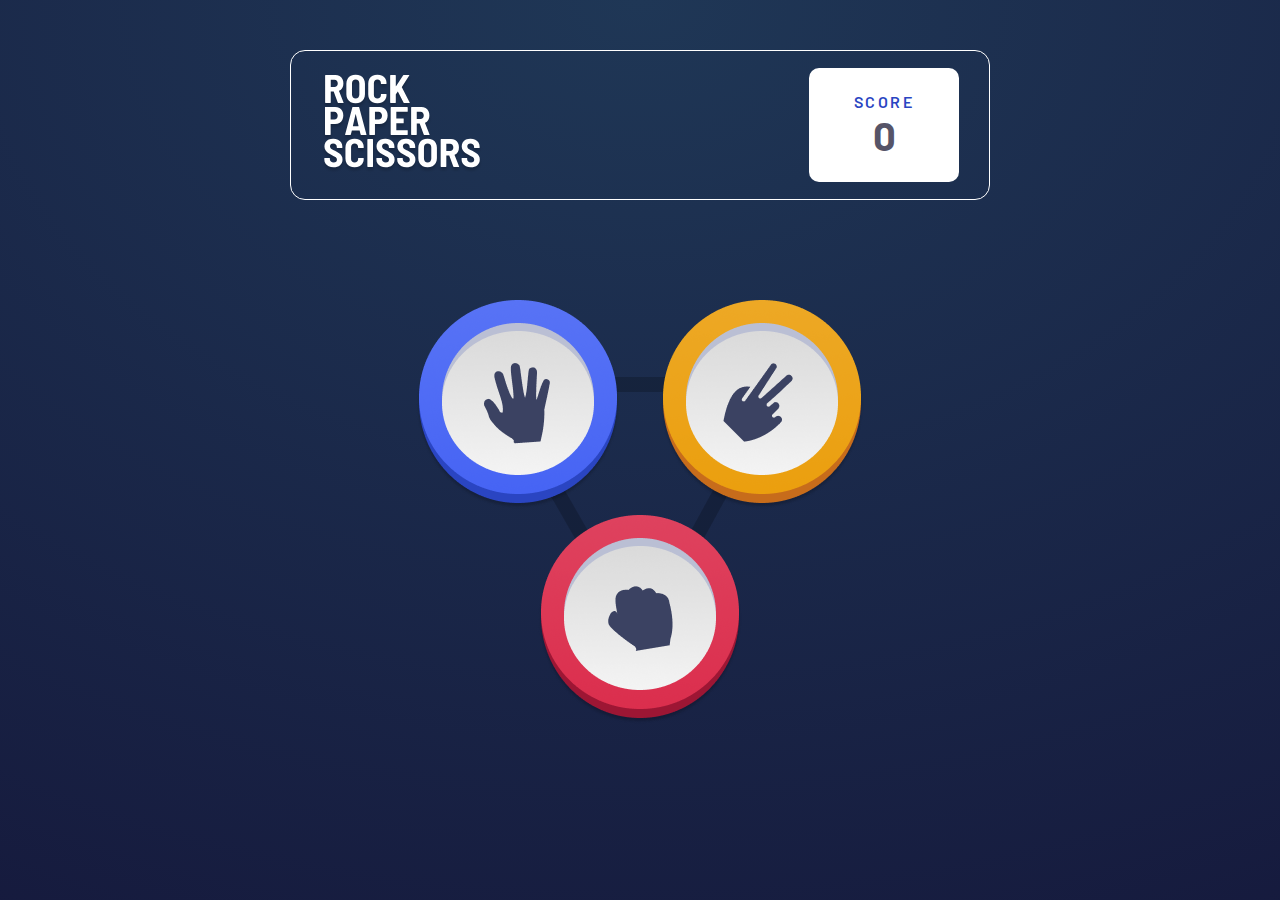
<file: rock-paper-scissors/rock-paper-scissors-master/rock-paper-scissors-master/index.html>
<!DOCTYPE html>
<html lang="en">
  <head>
    <meta charset="UTF-8" />
    <meta name="viewport" content="width=device-width, initial-scale=1.0" />
    <!-- displays site properly based on user's device -->

    <link
      rel="icon"
      type="image/png"
      sizes="32x32"
      href="./images/favicon-32x32.png"
    />

    <link rel="preconnect" href="https://fonts.googleapis.com" />
    <link rel="preconnect" href="https://fonts.gstatic.com" crossorigin />
    <link
      href="https://fonts.googleapis.com/css2?family=Barlow:wght@600&display=swap"
      rel="stylesheet"
    />

    <link rel="stylesheet" href="./style.css" />

    <script src="./index.js"></script>

    <title>Rock, Paper, Scissors</title>
  </head>
  <body>
    <div class="container">
      <div class="scorecard">
        <div class="title">
          <img src="./images/logo.svg" alt="" />
        </div>
        <div class="score">
          <p>SCORE</p>
          <h1>0</h1>
        </div>
      </div>
      <div class="hands">
        <div class="hand paper">
          <img
            src="./images/Paper.png"
            alt=""
            onclick="pickUserHand('paper')"
          />
        </div>
        <div class="hand scissors">
          <img
            src="./images/Scissors.png"
            alt=""
            onclick="pickUserHand('scissors')"
          />
        </div>
        <div class="hand rock">
          <img src="./images/Rock.png" 
          alt="" 
          onclick="pickUserHand('rock')" />
        </div>
      </div>
      <div class="contest">
        <div class="userhand">
          <h1>YOU PICKED</h1>
          <div class="handImageContainer">
            <img id="userPickImage" src="./images/Paper.png" alt="" />
          </div>
        </div>
        <div class="referee">
          <div class="decision">
            <h1></h1>
          </div>
          <div class="newGame" onclick="restartGame()">PLAY AGAIN</div>
        </div>
        <div class="computerhand">
          <h1>THE HOUSE PICKED</h1>
          <div class="handImageContainer">
            <img id="computerPickImage" src="./images/Scissors.png" />
          </div>
        </div>
      </div>
    </div>
  </body>
</html>
</file>
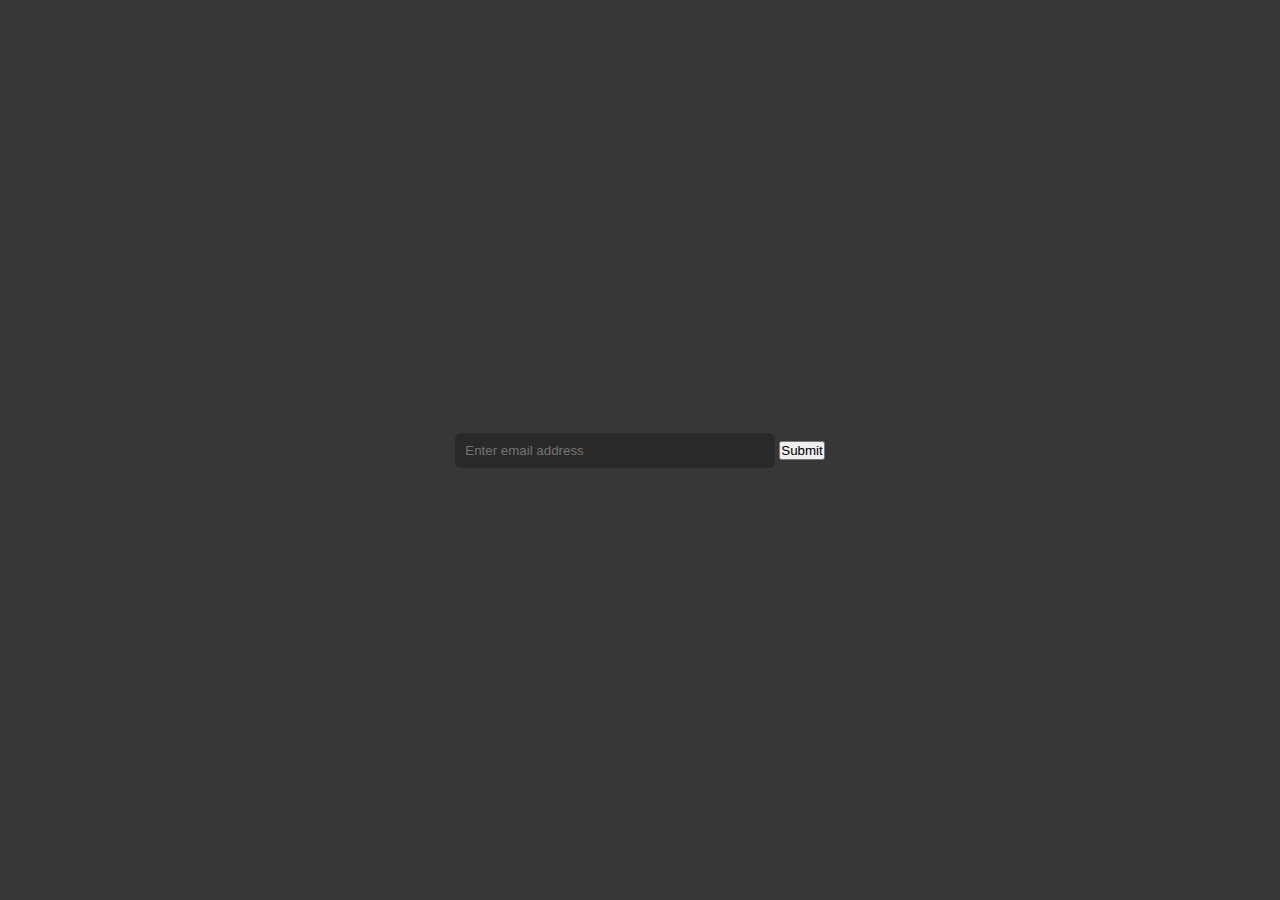
<file: Base apparel coming soon page/trial.html>
<!DOCTYPE html>
<html lang="en">
  <head>
    <title>Document</title>
    <link rel="stylesheet" href="./form-style.css" />
  </head>
  <body>
    <div>
      <form id="form" action="#">
        <div class="inputBox">
          <input
            type="text"
            name=""
            id="email"
            placeholder="Enter email address"
            class="input-bar"
          />
          <input type="submit" onclick="validation()" />
          <span id="text"></span>
        </div>
      </form>
    </div>
    <script type="text/javascript">
        function validation()
        {
            var form = document.getElementById("form");
            var email = document.getElementById("email").value;
            var text = document.getElementById("text");
            var pattern = /^[^ ]+@[^ ]+\.[a-z]{2,3}$/;

            if (email.match(pattern))
            {
                form.classList.add("Valid");
                form.classList.remove("Invalid");
                text.innerHTML = "Your Email Address is Valid";
                text.style.color = "#00ff00";
            }
            else {
                form.classList.remove("Valid");
                form.classList.add("Invalid");
                text.innerHTML = "Your Email Address is Invalid";
                text.style.color = "#ff0000";
            }
        }
    </script>
  </body>
</html>
</file>
<file: Base apparel coming soon page/style.css>
.main-div {
  display: flex;
  margin: 0px;
  font-family: 'Josefin Sans', sans-serif;
  overflow: hidden;
}

.text-div {
  width: 830px;
  height: 800px;
  background-image: url('./base-apparel-coming-soon-master/base-apparel-coming-soon-master/images/bg-pattern-desktop.svg');
}

.top-div {
  height: 33px;
  width: 157px;
  display: flex;
  background-image: url('./base-apparel-coming-soon-master/base-apparel-coming-soon-master/images/logo.svg');
  position: relative;
  left: 200px;
  top: 75px;
}

.hero-content {
  position: relative;
  left: 100px;
  top: 200px;
  font-weight: bolder;
  font-size: 1rem;
}

.hero-h1 {
  position: relative;
  left: 800px;
  font-weight: 300;
  margin: 40px;
  transform: scale(3);
}

.h1 {
  color: hsl(0, 36%, 70%);
  font-size: 1.4rem;
  margin-bottom: 50px;
}

.h2 {
  position: relative;
  left: 800px;
  font-size: 1.3rem;
  font-weight: 900;
  transform: scale(3);
  margin: 40px;
  margin-bottom: 50px;
}

.right-img {
  height: 100%;
  width: 400px;
  display: block;
}

.h3 {
  position: relative;
  left: 40px;
  color: hsl(0, 36%, 70%);
  transform: scale(0.87);
}

.input-bar {
   height: 60px;
   width: 450px;
   outline: none;
   border: 1px solid hsl(0, 36%, 70%);
   border-radius: 60px;
   position: relative;
   left: 90px;
   font-size: 1.2rem;
   opacity: 0.5;
   padding-left: 40px;
}

#error {
  position: relative;
  left: -50px;
  top: 5px;
  display: none;
  margin: 0;
  padding: 0;
}

::-webkit-input-placeholder {
  color: hsl(0, 36%, 70%);
 }

.input-btn {
  position: relative;
  left: -10px;
  height: 63px;
  width: 100px;
  z-index: 999;
  background-image: linear-gradient(to right,hsl(0, 80%, 86%),  hsl(0, 74%, 74%));
  color: white;
  border: 1px solid hsl(0, 36%, 70%);
  border-radius: 60px;
  box-shadow:  1px 1px 10px rgba(228, 228, 228, 0.8), 
  -1px -1px 10px rgba(228, 228, 228, 0.8);
  font-size: 1.5rem;
}

.span-msg {
  position: relative;
  top: 45px;
  left: -430px;
}

.span-msg:focus {
  color: rebeccapurple;
}
</file>
<file: four-card-feature-section/css folder/styles.css>
@import url('https://fonts.googleapis.com/css2?family=Poppins:wght@200&display=swap');

.body-div {
    font-family: 'Poppins', sans-serif;
    transform: scale(0.9);
    margin-top: 0;
    padding-top: 0;
    text-align: center;
}

.main-p {
    margin-top: 0;
    padding-top: 0;
    color: grey;
    font-size: 250%;
    margin-bottom: 5px;
}

.main-h {
    color: rgb(37, 37, 37);
    font-size: 250%;
    margin-top: 0;
}

.secondary-p {
    color: grey;
    font-size: 105%;
    margin-bottom: 0px;
}

.secondary-p2 {
    color: grey;
    font-size: 105%;
    margin-top: 5px;
}

.flexbox-container {
    margin-top: 50px;
    height: 500px;
    display: flex;
    justify-content: center;
}

.flexbox-items {
    box-shadow: 3px 3px 15px rgba(202, 197, 197, 0.8), 
    -3px -3px 15px rgba(202, 197, 197, 0.8);
    border-radius: 5px;
    height: 225px;
    width: 303px;
    text-align: left;
}

.item-1 {
    margin-right: 20px;
    border-top: hsl(180, 62%, 55%)5px solid;
    position: relative;
    top: 110px;
}

.item-4 {
    margin-left: 20px;
    border-top: hsl(212, 86%, 64%) 5px solid;
    position: relative;
    top: 110px;
}

.item-3 {
    margin-top: 20px;
    border-top: hsl(34, 97%, 64%) 5px solid;
}

.item-2 {
    border-top: hsl(0, 78%, 62%) 5px solid;
}

.p-items {
    color: gray;
    margin-left: 20px;
    margin-right: 20px;
    margin-top: 10px;
    transform: scale(0.9);
}

.heading-items {
    margin-left: 10px;
    margin-bottom: 0px;
    transform: scale(0.85);
    opacity: 0.7;
}

.img-items1 {
    height: 63px;
    width: 64px;
    background-image: url("../four-card-feature-section-master/images/icon-supervisor.svg");
    margin-left: 215px;
    transform: scale(0.9);
}

.img-items2 {
    height: 63px;
    width: 64px;
    background-image: url("../four-card-feature-section-master/images/icon-team-builder.svg");
    margin-left: 215px;
    transform: scale(0.9);
}

.img-items3 {
    height: 63px;
    width: 64px;
    background-image: url("../four-card-feature-section-master/images/icon-karma.svg");
    margin-left: 215px;
    transform: scale(0.9);
}

.img-items4 {
    height: 63px;
    width: 64px;
    background-image: url("../four-card-feature-section-master/images/icon-calculator.svg");
    margin-left: 215px;
    transform: scale(0.9);
}


@media screen and (max-width:850px){
        div.body-div {
            text-align: center;
        }

        div.flexbox-container {
            display:block;
            position: relative;
            top: -90px;
            left: 95px;
        }

        div.item-1{
            margin-bottom: 130px;
            position: relative;
            left: 90px;
        }

        div.item-2 {
            position: relative;
            left: 90px;
            height: 225px;
        }

        div.item-3 {
            position: relative;
            left: 90px;
            margin-bottom: 0px;
            padding-bottom: 0px;
        }

        div.item-4 {
            margin-top: 0px;
            padding-top: 0px;
            position: relative;
            left: 73px;
            top: 20px;
            margin-bottom: 50px;
        }
}
</file>
<file: huddle/style.css>
.body {
    background-image: url("./huddle-folder/huddle-landing-page-with-single-introductory-section-master/images/bg-desktop.svg");
    background-color: hsl(283, 84%, 32%);
}

.img-div-huddle {
    position: relative;
    top: 50x;
    margin-top: 50px;
    left: 50px;
    height: 75px;
    width: 275px;
    background-image: url("./huddle-folder/huddle-landing-page-with-single-introductory-section-master/images/logo.svg");
}

.img-div {
    background-image: url("./huddle-folder/huddle-landing-page-with-single-introductory-section-master/images/illustration-mockups.svg");
    height: 500px;
    width: 700px;
}

.main-div {
    position: relative;
    left: 50px;
    top: 65px;
    display: flex;
    color: white;
}

.second-div {
    position: relative;
    left: 50px;
}

.heading {
    transform: scale(1.5);
    margin-left: 80px;
    position: relative;
    top: 40px;
}

.p1 {
    position: relative;
    top: 50px;
    left: 70px;
    transform: scale(1.3);
    margin-top: 2px;
    margin-bottom: 2px;
    opacity: 0.8;
}

.btn {
    position: relative;
    top: 70px;
    height: 50px;
    width: 210px;
    border-radius: 25px;
    box-shadow: 3px 3px 5px rgba(71, 71, 71, 0.8), 
    -3px -3px 5px rgba(68, 68, 68, 0.8);
    border: 0px;
    color:hsl(283, 84%, 32%);
    font-size: larger;
}

.btn:hover {
    background-color: rgb(255, 112, 248);
    color: white;
}

.p2 {
    transform: scale(1.05);
    position: relative;
    top: -5px;
}

.fa {
    height: 10px;
    width: 10px;
    padding: 20px;
    font-size: 10px;
    text-align: center;
    text-decoration: none;
    position: relative;
    top: 100px;
    border: 1px solid white;
    color: aliceblue;
    margin: 10px;
    position: relative;
    top: 300px;
    left: 400px;
    font-size: 100px;
    font-weight: 900;
  }

  .fa:hover {
      color: rgb(255, 112, 248);
      border: 1px solid rgb(255, 112, 248);
  }

  .fa-facebook {
    border-radius: 70px;
    font-size: 50px;
  }

  .fa-twitter {
    border-radius: 60px;
  }

  .fa-instagram {
      border-radius: 100px;
  }
</file>
<file: Intro Component/styles.css>
@import url('https://fonts.googleapis.com/css?family=Poppins:400,500,600,700&display=swap');

* {
  box-sizing: border-box;
}

body {
  background-color: hsl(0, 100%, 74%);
  background-image: url('./intro-component-with-signup-form-master/intro-component-with-signup-form-master/images/bg-intro-desktop.png');
  color: #fff;
  font-family: 'Poppins', sans-serif;
}

.container {
  display: flex;
  align-items: center;
  justify-content: center;
  flex-wrap: wrap;
  max-width: 1200px;
  margin: 0 auto;
  min-height: 100vh;
}

.container > div {
  flex: 1;
  padding: 0 20px;
}

h1 {
  font-size: 40px;
  line-height: 50px;
}

p {
  font-size: 15px;
  opacity: 0.8;
}

.box {
  background-color: #fff;
  border-radius: 5px;
  box-shadow: 0 6px rgba(0, 0, 0, 0.2);
  padding: 30px;
  margin-bottom: 20px;
  text-align: center;
}

.box p {
  margin: 0;
}

.box-blue {
  background-color: hsl(248, 32%, 49%);
  padding: 20px;
}

.form-control {
  position: relative;
  margin-bottom: 30px;
}

.form-control small {
  color: hsl(0, 100%, 74%);
  font-weight: 600;
  position: absolute;
  bottom: -24px;
  right: 0;
  opacity: 0;
  text-align: right;
}

input {
  border-radius: 5px;
  border: 1.3px solid hsl(246, 25%, 77%);
  font-family: 'Poppins', sans-serif;
  font-size: 14px;
  font-weight: 700;
  padding: 15px 25px;
  display: block;
  width: 100%;
}

.form-control.error input {
  border-color: hsl(0, 100%, 74%);
  color: hsl(0, 100%, 74%);
}

.form-control.error input::placeholder {
  color: hsl(0, 100%, 74%);
}

input:focus {
  border: 1.3px solid hsl(248, 32%, 49%);
  outline: none;
}

.form-control img {
  opacity: 0;
  position: absolute;
  top: 50%;
  right: 15px;
  transform: translateY(-50%);
  height: 20px;
}

.form-control.error img {
  opacity: 1;
}

button {
  background-color: hsl(154, 59%, 51%);
  border-radius: 5px;
  border: 1px solid hsl(154, 59%, 45%);
  box-shadow: 0 2px hsl(154, 59%, 45%);
  color: #fff;
  cursor: pointer;
  display: block;
  font-family: 'Poppins', sans-serif;
  font-size: 14px;
  font-weight: 500;
  padding: 15px 25px;
  letter-spacing: 1px;
  text-transform: uppercase;
  width: 100%;
}

button:focus {
  outline: none;
}

button:active {
  box-shadow: 0 0 hsl(154, 59%, 45%);
  transform: translateY(2px);
}

.form-control small {
  opacity: 0;
}

.form-control.error small {
  opacity: 1;
}

small {
  display: block;
  color: #bbb;
  font-size: 11px;
  font-weight: 500;
  margin-top: 15px;
}

small a {
  color: hsl(0, 100%, 74%);
  font-weight: 600;
  text-decoration: none;
}

@media screen and (max-width: 768px) {
  h1 {
    text-align: center;
  }

  p {
    text-align: center;
  }

  .container {
    flex-direction: column;
  }
}
</file>
<file: single-price-grid-component-master/style.css>
.body {
  font-family: 'Karla', sans-serif;
  background-color: hsl(204, 43%, 93%);
  font-family: 'Times New Roman', Times, serif;
}

.grid-container {
  display: grid;
  grid-template-columns: 300px 300px;
  grid-template-rows: 250px 250px;
  justify-content: center;
  align-content: center;
  border-radius: 10px;
  border: 0px;
  margin-top: 60px;
  transform: scale(0.8);
}
</file>
<file: single-price-grid-component-master/cssfolder/griditem-1.css>
.grid-item-1 {
    border: 1px solid rgb(255, 255, 255);
    background-color: white;
    grid-column: 1 / -1;
    border-top-left-radius: 10px;
    border-top-right-radius: 10px;
    grid-template-rows: 200px 200px;
    box-shadow: 3px 3px 15px rgba(202, 197, 197, 0.8), 
    -3px -3px 15px rgba(202, 197, 197, 0.8);
  }

  .heading-item1 {
    color: hsl(179, 62%, 43%);
    margin-bottom: 5px;
    margin-left: 35px;
    margin-top: 40px;
  }
  
  .heading-item2 {
    color: hsl(71, 73%, 54%);
    margin-left: 35px;
    margin-top: 25px;
  }
  
  .heading-item3 {
    margin-left: 35px;
    margin-right: 50px;
    opacity: 0.4;
    margin-top: 10px;
    margin-bottom: 0px;
  }
  
  .heading-item3-p2 {
    margin-left: 35px;
    margin-right: 50px;
    opacity: 0.4;
    margin-top: 7px;
  }
</file>
<file: single-price-grid-component-master/cssfolder/griditem-2.css>
.grid-item-2 {
    background-color: rgb(28, 180, 180);
    font-size: xx-large;
    border-bottom-left-radius: 10px;
    color: white;
    box-shadow: 3px 3px 15px rgba(202, 197, 197, 0.8), 
    -3px -3px 15px rgba(202, 197, 197, 0.8);
  }

.heading {
  text-align: left;
  display: inline;
  margin: 0px;
  padding: 0px;
  margin-left: 35px;
  margin-top: 20px;
}

.regular-text {
  text-align: right;
  opacity: 0.4;
  display: inline-block;
  margin: 0px;
  padding: 0px;
  margin-left: 10px;
  font-size: small;
  margin-bottom: 10px;
  margin-top: 20px;
  position: relative;
  bottom: 10px;
}

.divtag {
  border-bottom: 1px;
  margin: 0px;
  padding: 0px;
}

.monthly-subscription {
  margin: 0px;
  padding: 0px;
  margin-left: 30px;
  margin-top: 30px;
  margin-bottom: 15px;
  opacity: 0.8;
  transform: scale(0.95);
}

.grid-item-2-heading5 {
  opacity: 0.7;
  margin: 0px;
  padding: 0px;
  margin-left: 35px;
  margin-top: 10px;
  font-size: medium;
}

.signup-button {
  background-color: hsl(71, 73%, 54%);
  color: white;
  border: 0px;
  height: 40px;
  width: 200px;
  margin-left: 50px;
  margin-top: 20px;
  border-radius: 5px;
  box-shadow: 1px 1px 20px rgba(61, 61, 61, 0.2),
    -1px -1px 20px rgba(61, 61, 61, 0.2);
}
</file>
<file: single-price-grid-component-master/cssfolder/griditem-3.css>
.grid-item-3 {
    background-color: #18a7aa96;
    color: white;
    font-size: xx-large;
    border-bottom-right-radius: 10px;
    box-shadow: 3px 3px 15px rgba(202, 197, 197, 0.8), 
  }

.grid-item-3-heading {
    margin-left: 35px;
    transform: translateY(-15px);
    opacity: 0.8;
    margin-bottom: 0px;
}

.grid-item-3-p {
    opacity: 0.5;
    margin-left: 35px;
    margin-right: 90px;
    margin-top: 0px;
    font-size: small;
    margin-bottom: 0px;
    margin-top: 4px;
}
</file>
<file: fylo-dark-theme-landing-page-master/fylo-dark-theme-landing-page-master/style.css>
* {
  margin: 0;
  padding: 0;
  box-sizing: border-box;
  color: white;
}

html body {
  margin: 0%;
}

body {
  font-family: 'Open Sans', sans-serif;
  background-color: hsl(216, 53%, 9%);
}

.main-container {
  background-color: hsl(217, 28%, 15%);
  height: 100vh;
  width: 100vw;
}

.navbar {
  font-family: 'Raleway', sans-serif;
}

.icon-logo {
  position: relative;
  left: 50px;
  top: 50px;
  width: 500px;
}

.nav-items {
  display: flex;
  justify-content: end;
  align-items: flex-end;
}

div.nav-items > ul > li {
  display: inline-flex;
  justify-content: flex-end;
  padding: 20px;
  margin-right: 40px;
  font-size: 18px;
}

div.nav-items > ul > li:hover {
  text-decoration: underline;
}

.first-h1 {
  text-align: center;
  margin: 20px;
  font-size: 22px;
}

.center-img {
  display: flex;
  align-items: center;
  justify-content: center;
  margin-top: 60px;
}

.btn-1:hover {
  cursor: pointer;
  background-color: hsl(176, 68%, 64%);
}

.center-bg-img {
  background-image: url('./images/bg-curvy-desktop.svg');
  background-repeat: no-repeat;
  background-size: cover;
  background-position: top;
  background-color: hsl(217, 28%, 15%);
  text-align: center;
  height: 500px;
  width: 1750px;
}

div.center-bg-img > h1 {
  font-size: 42px;
  margin-bottom: 60px;
}

div.center-bg-img > p {
  font-size: 20px;
  letter-spacing: 1px;
}

div.center-bg-img > button {
  background-color: hsl(198, 60%, 50%);
  border: 0px;
  height: 50px;
  width: 250px;
  border-radius: 25px;
  font-size: 16px;
  margin-top: 40px;
  font-weight: 600;
}

.features {
  background-color: hsl(218, 28%, 13%);
  display: flex;
  justify-content: center;
  align-items: center;
  text-align: center;
  width: 1750px;
}

div.features > div {
  margin-top: -100px;
}

div.features > div > div {
  margin: 80px;
  margin-bottom: 100px;
}

.herosection {
  background-color: hsl(218, 28%, 13%);
  display: flex;
  justify-content: center;
  align-items: center;
  width: 1750px;
}

div.herosection > div {
  margin: 50px;
}

div.herosection > div > h1 {
  font-size: 45px;
}

div.herosection > div > div {
  margin-top: 30px;
}

div.herosection > div > div > p {
  font-size: 18px;
}

div.herosection > div > div > div > a {
  color: hsl(176, 68%, 64%);
}

div.herosection > div > div > div > a > img {
  position: relative;
  top: 5px;
  left: 10px;
}

div.herosection > div > div > div > hr {
  width: 220px;
  margin-top: -20px;
  margin-left: -30px;
  background-color: hsl(176, 68%, 64%);
  height: 1px;
  border: none;
  border: 30px hsl(218, 28%, 13%) solid;
}

div.herosection > div > div > div > a:hover {
  color: white;
}

div.herosection > div > div > div > hr:hover {
  background-color: white;
}

div.herosection > div > div > div > a > img:hover {
  color: white;
}

div.herosection > div > div > div:hover {
  cursor: pointer;
}

.comments {
  background-color: hsl(218, 28%, 13%);
  display: flex;
}

.comments > div {
  background-color: hsl(219, 30%, 18%);
}

.profile {
  background-color: hsl(219, 30%, 18%);
  position: relative;
  left: -30px;
  height: 125px;
  width: 400px;
  padding-bottom: 20px;
  padding-left: 25px;
}

.comments > div > div {
  position: relative;
  top: -25px;
  padding-top: 25px;
}

div.hero2 {
  background-color: hsl(218, 28%, 13%);
  height: 600px;
  width: 1750px;
}

.comments > div > div > img {
  height: 25px;
  width: 25px;
  border-radius: 50px;
}

div > div.comments {
  position: relative;
  top: -10px;
}

div > div.comments > div {
  margin: 30px;
  height: 225px;
  width: 400px;
  padding-top: 40px;
  padding-left: 30px;
  position: relative;
  left: 100px;
  z-index: 999;
}

div > div.comments > div > div {
  font-size: 18px;
}

div > div.comments > div > div.profile {
  display: flex;
}

div > div.comments > div > div.profile > div {
  margin-top: 30px;
  margin-left: 20px;
}

div > div.comments > div > div.profile > div > p {
  font-size: 10px;
  margin-top: 5px;
  opacity: 0.7;
}

div > div.comments > div > div.profile > img {
  position: relative;
  top: 30px;
  left: 10px;
}

div.hero2 > img {
  position: relative;
  top: 30px;
  left: 120px;
  z-index: 995;
}

.hero3 {
  background-image: linear-gradient(
    hsl(218, 28%, 13%) 50%,
    hsl(216, 53%, 9%) 50%
  );
  display: flex;
  justify-content: center;
  align-items: center;
  width: 1750px;
}

div.hero3 > div {
  height: 325px;
  width: 1000px;
  background-color: hsl(217, 28%, 15%);
  text-align: center;
  padding-top: 60px;
}

#v {
  color: black;
  background-color: black;
  height: 40px;
  width: 40px;
}

div.hero3 > div > h1 {
  font-size: 40px;
  margin-bottom: 30px;
}

div.hero3 > div > p {
  font-size: 18px;
}

#email {
  height: 50px;
  width: 600px;
  border-radius: 25px;
  border: 0px;
  padding-left: 40px;
  color: black;
  outline: none;
  resize: none;
  margin-top: 40px;
  font-size: 16px;
  position: relative;
  left: -125px;
}

.email {
  display: inline-flex;
}

#text {
  font-size: 18px;
  position: relative;
  top: -40px;
  left: -250px;
}

#submit {
  font-size: 20px;
  background-color: hsl(198, 60%, 50%);
  width: 250px;
  height: 50px;
  display: flex;
  justify-content: center;
  align-items: center;
  border-radius: 25px;
  position: relative;
  top: -50px;
  left: 500px;
  cursor: pointer;
}

#submit:hover {
  background-color: hsl(176, 68%, 64%);
}

.footer {
  background-color: hsl(216, 53%, 9%);
  display: flex;
  height: 300px;
  width: 1750px;
}

div.footer > div > img.logo {
  height: 40px;
  width: 150px;
}

.first-div {
  display: flex;
  flex-direction: column;
  margin: 50px;
}

.a {
  display: flex;
}

.a > img {
  height: 20px;
  margin: 25px;
  margin-top: 55px;
}

.a > p {
  font-size: 20px;
  margin-top: 50px;
}

.b {
  display: flex;
  margin-left: 100px;
}

.b > div:first-child {
  margin-top: 120px;
}

.b > div > div {
  display: flex;
  padding: 15px;
}

.b > div > div > img {
  margin-right: 25px;
}

.c .d {
  position: relative;
  top: 300px;
}

.c > h3 {
  font-weight: 100;
  font-size: 20px;
  margin: 20px;
  margin-left: 130px;
  position: relative;
  top: 110px;
}

.d > h3 {
  font-weight: 100;
  font-size: 20px;
  margin: 20px;
  margin-left: 120px;
  position: relative;
  top: 110px;
}

.c > h3:hover {
  text-decoration: underline;
}

.social-icons {
  display: flex;
  position: relative;
  top: 100px;
  left: 20px;
}

.social-icons > div {
  height: 50px;
  width: 50px;
  border: 1px solid white;
  border-radius: 50px;
  text-align: center;
  padding: 15px;
  margin: 15px;
}

.social-icons > div:hover {
  border: 1px solid hsl(176, 68%, 64%);
}

.social-icons > div > p {
  height: 50px;
  width: 50px;
  position: relative;
  left: -15px;
}

.social-icons > div > p:hover {
  color: hsl(176, 68%, 64%);
}
</file>
<file: pricing component/pricing-component-with-toggle-master/pricing-component-with-toggle-master/style.css>
@import url('https://fonts.googleapis.com/css?family=Montserrat:700&display=swap');

* {
	box-sizing: border-box;
}

body {
	background-color: hsl(240, 78%, 98%);
	color: hsl(232, 13%, 33%);
	display: flex;
	align-items: center;
	justify-content: center;
	font-family: 'Montserrat', sans-serif;
	text-align: center;
	min-height: 100vh;
}

body::before {
	content: '';
	background-image: url('./images/bg-top.svg');
	background-repeat: no-repeat;
	background-position: top right;
	position: absolute;
	top: 0;
	right: 0;
	height: 100%;
	width: 100%;
	z-index: -1;
}

body::after {
	content: '';
	background-image: url('./images/bg-bottom.svg');
	background-repeat: no-repeat;
	background-position: bottom left;
	position: absolute;
	bottom: 0;
	left: 0;
	height: 100%;
	width: 100%;
	z-index: -1;
}

.container {
	margin: auto;
	max-width: 100%;
	width: 1200px;
}

.flex {
	display: flex;
	align-items: center;
	justify-content: center;
}

h1 {
	color: hsl(233, 13%, 49%);
}

.toggle-container {
	color: hsl(234, 14%, 74%);
	margin-bottom: 40px;
}

.price-box {
	background-color: #fff;
	border-radius: 10px;
	box-shadow: 0 5px 10px rgba(0, 0, 0, 0.1);
	color: hsl(233, 13%, 49%);
	padding: 30px;
	margin: 10px;
}

.price-box.price-box-premium {
	background-image: linear-gradient(
		to right,
		hsl(236, 72%, 79%),
		hsl(237, 63%, 64%)
	);
	color: #fff;

	transform: scale(1.15);
}

.price-box.price-box-premium > * {
	/* Number provided by Theo 🎉 */
	transform: scale(0.869);
}

.price-box h4 {
	margin: 0;
}

.price-box p {
	color: hsl(232, 13%, 33%);
	font-size: 4em;
	margin: 15px 0;
	width: 250px;
}

.price-box .monthly {
	display: none;
}

.show-monthly .price-box .monthly {
	display: block;
}

.show-monthly .price-box .annually {
	display: none;
}

.price-box ul {
	border-top: 1px solid hsl(234, 14%, 74%);
	padding: 0;
	list-style-type: none;
}

.price-box ul li {
	border-bottom: 1px solid hsl(234, 14%, 74%);
	font-size: 14px;
	padding: 15px 0;
}

.price-box button {
	background-image: linear-gradient(
		to right,
		hsl(236, 72%, 79%),
		hsl(237, 63%, 64%)
	);
	border: none;
	border-radius: 5px;
	color: #fff;
	font-family: 'Montserrat', sans-serif;
	letter-spacing: 2px;
	padding: 15px;
	margin-top: 10px;
	width: 100%;
	text-transform: uppercase;
  font-weight: 700;
}

.price-box.price-box-premium button {
  background-image: none;
	background-color: #fff;
	color: hsl(237, 63%, 64%);
}

.price-box.price-box-premium ul,
.price-box.price-box-premium ul li {
	border-color: #f0f0f0;
}
.price-box.price-box-premium p {
	color: #fff;
}

/* Pill toggle */
.toggle-container {
	display: flex;
	align-items: center;
	justify-content: center;
}

.toggle-container label {
	background-image: linear-gradient(
		to right,
		hsl(236, 72%, 79%),
		hsl(237, 63%, 64%)
	);
	border-radius: 50px;
	cursor: pointer;
	display: inline-block;
	margin: 0 10px;
	position: relative;
	height: 30px;
	width: 60px;
}

.toggle-container label .ball {
	background-color: #fff;
	border-radius: 50%;
	position: absolute;
	top: 2.5px;
	left: 2.5px;
	height: 25px;
	width: 25px;
	transition: transform 0.4s ease;
}

.toggle-container input {
	position: absolute;
	left: -9999px;
}

.toggle-container input:checked + label .ball {
	transform: translateX(30px);
}

@media screen and (max-width: 930px) {
	.flex {
		flex-direction: column;
	}

	.price-box.price-box-premium {
		transform: scale(1);
	}

	.price-box.price-box-premium > * {
		transform: scale(1);
	}
}

.btn:hover {
    border: 1px solid hsl(237, 63%, 64%);
    background-image: linear-gradient(white,white);
    color: hsl(237, 63%, 64%);
}

.price-box.price-box-premium button:hover {
  border: 1px solid white;
  background-color: hsl(237, 63%, 64%);
  background-image: linear-gradient(hsl(237, 75%, 75%),hsl(237, 75%, 75%));
  color: white;
}
</file>
<file: rock-paper-scissors/rock-paper-scissors-master/rock-paper-scissors-master/style.css>
* {
  margin: 0;
  padding: 0;
  box-sizing: border-box;
}

body {
  font-family: 'Barlow', sans-serif;
}

div.container {
  background-image: radial-gradient(
    134.34% 134.34% at 50% 0%,
    #1f3756 0%,
    #141539 100%
  );
  width: 100vw;
  height: 100vh;
  display: flex;
  flex-direction: column;
  align-items: center;
}

.scorecard {
  width: 700px;
  border: 1px solid white;
  border-radius: 15px;
  margin-top: 50px;
  height: 150px;
  display: flex;
  justify-content: space-between;
  align-items: center;
}

div.title > img {
  margin-left: 30px;
}

.score {
  width: 150px;
  height: 114px;
  background-color: white;
  border-radius: 10px;
  margin-right: 30px;
  display: flex;
  justify-content: center;
  align-items: center;
  flex-direction: column;
}

div.score>h1 {
    color: #565468;
    font-size: 40px;
}

div.score>p {
    color: #2a45c2;
    font-size: 16px;
    font-weight: 600;
    line-height: 19px;
    letter-spacing: 2.5px;
}

.hands {
    width: 476px;
    height: 430px;
    display: flex;
    flex-wrap: wrap;
    justify-content: center;
    margin-top: 100px;
    background-image: url('./images/triangle.png');
    background-repeat: no-repeat;
    background-position: center;
}

.scissors {
    margin-left: 20px;
}

.paper {
    margin-right: 20px;
}

.hands .hand {
    cursor: pointer;
    transition: 0.25s;
}

.hand:hover {
    transform: translateY(-8px);
}

.contest {
    width: 900px;
    display: none;
    margin-top: 50px;
}

.contest img {
    width: 275px;
    height: 275px;
}

.contest > div {
    flex: 1;
}

.contest h1 {
    color: white;
    font-size: 20px;
    margin-top: 20px;
    margin-bottom: 50px;
    text-align: center;
}

.handImageContainer {
    display: flex;
    justify-content: center;
}

.referee {
    display: flex;
    flex-direction: column;
    justify-content: center;
    align-items: center;
}

.referee h1 {
    font-size: 45px;
}

.newGame {
    background-color: white;
    padding: 12px 24px;
    border-radius: 6px;
    cursor: pointer;
    color: hsl (229, 25%, 31%);
    transition: 0.4s;
}

.newGame:hover {
    background-color: bisque;
    transform: translate3d(0px, -2px, 0px);
}
</file>
<file: Base apparel coming soon page/form-style.css>
* {
    margin: 0;
    padding: 0;
}

body {
    display: flex;
    justify-content: center;
    align-items: center;
    min-height: 100vh;
    background: #373737;
}

h3 {
    position: relative;
    font-size: 20px;
    color: #f9f9f9;
    letter-spacing: 1px;
    font-weight: 500;
    margin-bottom: 5px;
}

#form {
    position: relative;
}
#form #email {
    width: 300px;
    background: #292929;
    outline: none;
    border: none;
    padding: 10px;
    border-radius: 6px;
    color: #fff;
    font-style: 18px;
}
#form #inputBox {
    position: relative;
}
</file>
